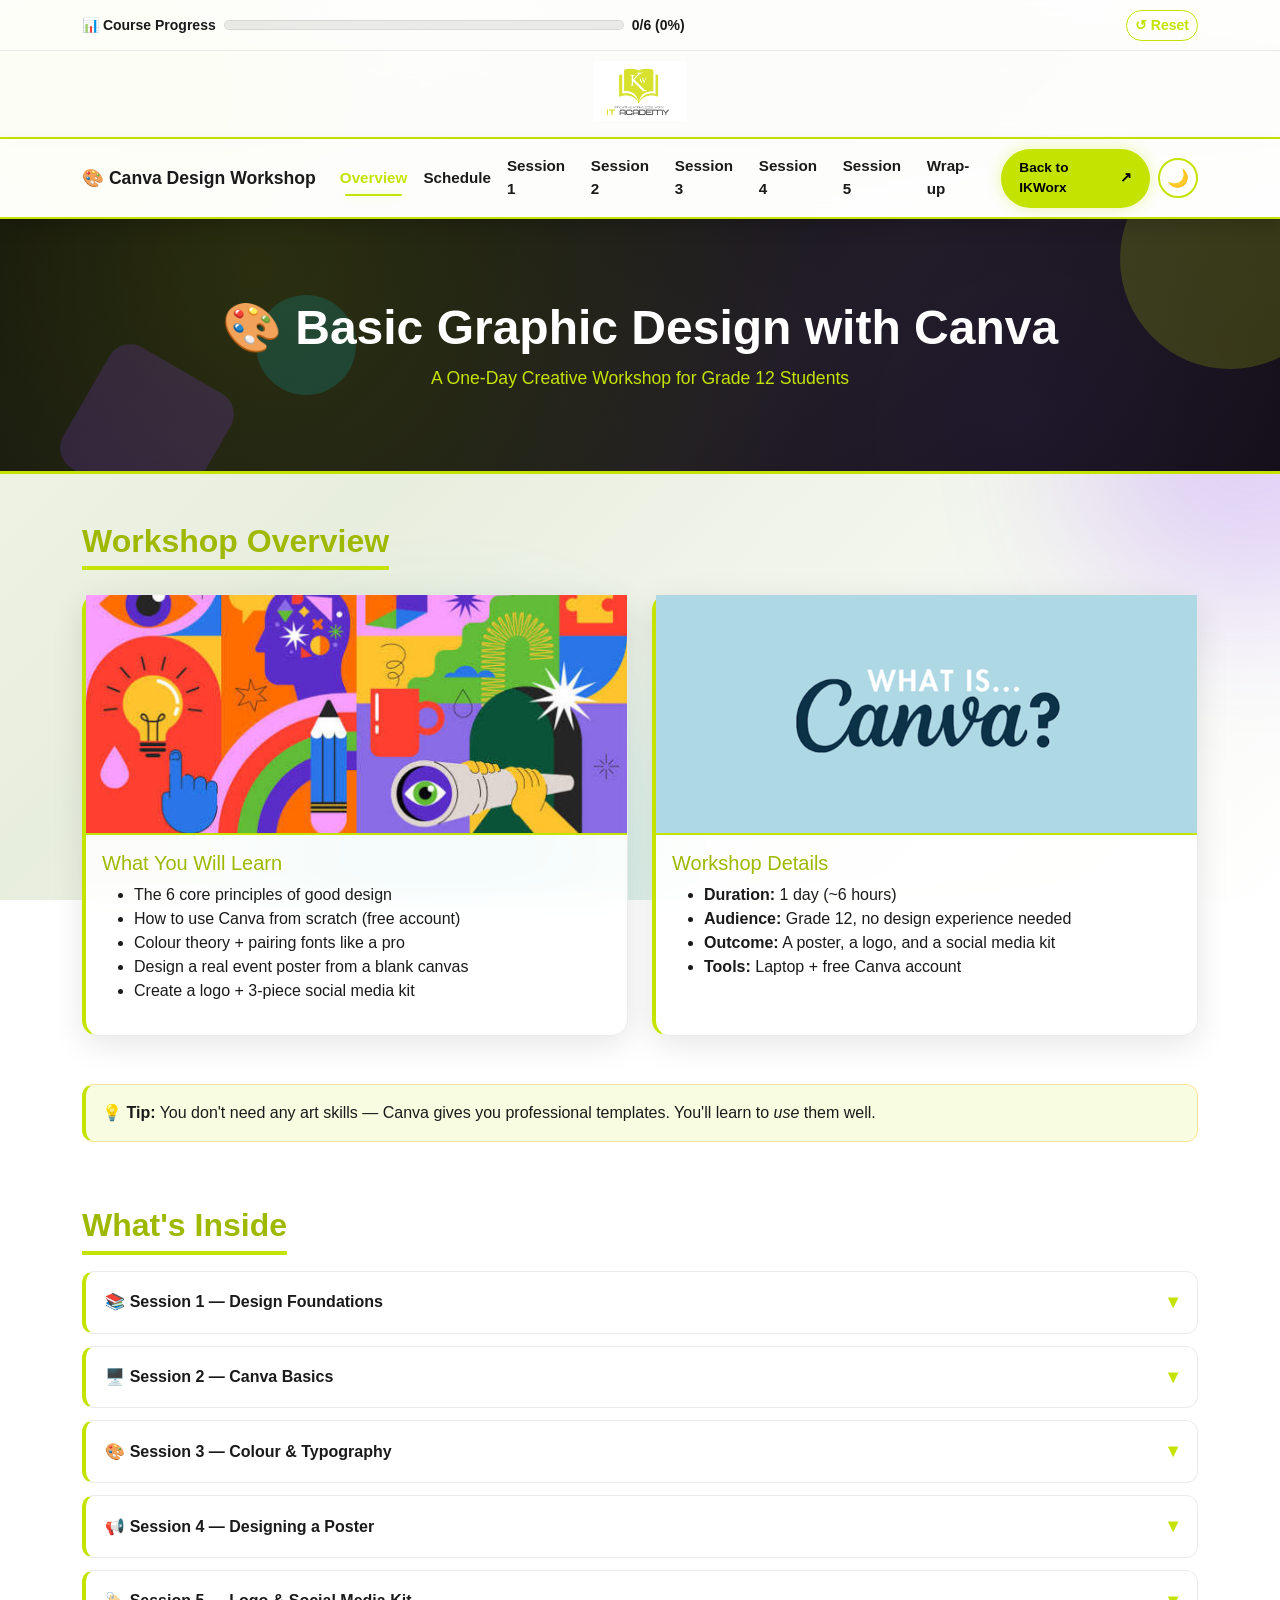
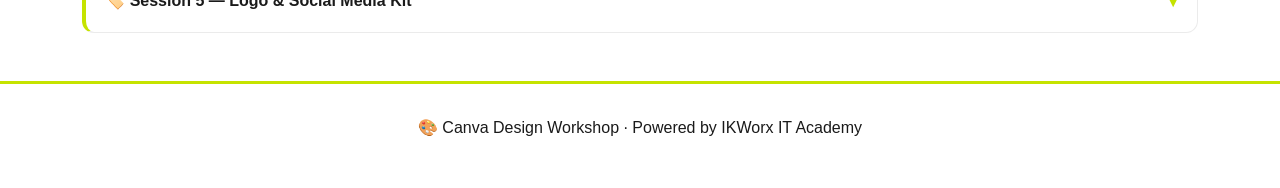
<file: 3. Canva-course/index.html>
<!DOCTYPE html>
<html lang="en" data-theme="light">
<head>
<meta charset="UTF-8">
<meta name="viewport" content="width=device-width, initial-scale=1.0">
<title>Graphic Design with Canva – Overview</title>
<link href="https://cdn.jsdelivr.net/npm/bootstrap@5.3.3/dist/css/bootstrap.min.css" rel="stylesheet">
<link rel="stylesheet" href="css/styles-extras.css">
</head>
<body>

<div class="logo-bar">
  <a href="https://ikworxitacademy.com/" class="logo-link" title="Visit IKWorx IT Academy" target="_blank" rel="noopener">
    <img src="images/logo.png" alt="IKWorx IT Academy Logo">
  </a>
</div>

<nav class="navbar navbar-expand-lg sticky-top shadow">
  <div class="container">
    <a class="navbar-brand" href="index.html">🎨 Canva Design Workshop</a>
    <button class="navbar-toggler" type="button" data-bs-toggle="collapse" data-bs-target="#navmenu">
      <span class="navbar-toggler-icon"></span>
    </button>
    <div class="collapse navbar-collapse" id="navmenu">
      <ul class="navbar-nav ms-auto align-items-lg-center">
        <li class="nav-item"><a class="nav-link active" href="index.html">Overview</a></li>
        <li class="nav-item"><a class="nav-link" href="schedule.html">Schedule</a></li>
        <li class="nav-item"><a class="nav-link" href="session1.html">Session 1</a></li>
        <li class="nav-item"><a class="nav-link" href="session2.html">Session 2</a></li>
        <li class="nav-item"><a class="nav-link" href="session3.html">Session 3</a></li>
        <li class="nav-item"><a class="nav-link" href="session4.html">Session 4</a></li>
        <li class="nav-item"><a class="nav-link" href="session5.html">Session 5</a></li>
        <li class="nav-item"><a class="nav-link" href="wrapup.html">Wrap-up</a></li>
        <li class="nav-item">
          <a class="nav-ikworx-btn" href="https://ikworxitacademy.com/" target="_blank" rel="noopener">Back to IKWorx</a>
        </li>
        <li class="nav-item">
          <button class="theme-toggle-btn" type="button" aria-label="Toggle theme">🌙</button>
        </li>
      </ul>
    </div>
  </div>
</nav>

<section class="banner">
  <div class="shape shape1"></div>
  <div class="shape shape2"></div>
  <div class="shape shape3"></div>
  <h1>🎨 Basic Graphic Design with Canva</h1>
  <p>A One-Day Creative Workshop for Grade 12 Students</p>
</section>

<div class="container my-5">
  <h2 class="section-title mb-4">Workshop Overview</h2>
  <div class="row g-4">
    <div class="col-md-6">
      <div class="card h-100">
        <!-- Replace with: Freepik "colourful abstract poster design" -->
        <img src="images/poster.jpeg" alt="Colourful abstract poster design" style="height:240px; object-fit:cover;">
        <div class="card-body">
          <h5 class="card-title">What You Will Learn</h5>
          <ul>
            <li>The 6 core principles of good design</li>
            <li>How to use Canva from scratch (free account)</li>
            <li>Colour theory + pairing fonts like a pro</li>
            <li>Design a real event poster from a blank canvas</li>
            <li>Create a logo + 3-piece social media kit</li>
          </ul>
        </div>
      </div>
    </div>
    <div class="col-md-6">
      <div class="card h-100">
        <!-- Replace with: Pinterest "colour swatch fan deck on desk" -->
        <img src="images/canva-details.png" alt="Colour swatch fan deck on desk" style="height:240px; object-fit:cover;">
        <div class="card-body">
          <h5 class="card-title">Workshop Details</h5>
          <ul>
            <li><strong>Duration:</strong> 1 day (~6 hours)</li>
            <li><strong>Audience:</strong> Grade 12, no design experience needed</li>
            <li><strong>Outcome:</strong> A poster, a logo, and a social media kit</li>
            <li><strong>Tools:</strong> Laptop + free Canva account</li>
          </ul>
        </div>
      </div>
    </div>
  </div>

  <div class="alert alert-warning mt-5">
    💡 <strong>Tip:</strong> You don't need any art skills — Canva gives you professional templates. You'll learn to <em>use</em> them well.
  </div>

  <h2 class="section-title mb-3 mt-5">What's Inside</h2>

  <details class="tab-collapse">
    <summary>📚 Session 1 — Design Foundations</summary>
    <div class="tab-body">
      The 6 principles of design: contrast, alignment, repetition, proximity, balance, and white space. Learn to spot good design instantly.
    </div>
  </details>

  <details class="tab-collapse">
    <summary>🖥️ Session 2 — Canva Basics</summary>
    <div class="tab-body">
      Set up your free Canva account, tour the interface, and build your first Instagram post from scratch.
    </div>
  </details>

  <details class="tab-collapse">
    <summary>🎨 Session 3 — Colour & Typography</summary>
    <div class="tab-body">
      Colour theory, the 60-30-10 rule, font pairing, and the 3 golden rules of typography.
    </div>
  </details>

  <details class="tab-collapse">
    <summary>📢 Session 4 — Designing a Poster</summary>
    <div class="tab-body">
      Design a real event poster using the 5 layers of a poster and the 3-second readability rule.
    </div>
  </details>

  <details class="tab-collapse">
    <summary>🏷️ Session 5 — Logo & Social Media Kit</summary>
    <div class="tab-body">
      Design a personal logo plus a 3-piece social media kit that shares consistent colours and fonts.
    </div>
  </details>
</div>

<footer><p>🎨 Canva Design Workshop · Powered by IKWorx IT Academy</p></footer>

<script src="https://cdn.jsdelivr.net/npm/bootstrap@5.3.3/dist/js/bootstrap.bundle.min.js"></script>
<script src="js/theme-toggle.js"></script>
<script src="js/progress-tracker.js"></script>
<script src="js/nav-buttons.js"></script>
<script src="js/animations.js"></script>
</body>
</html>
</file>
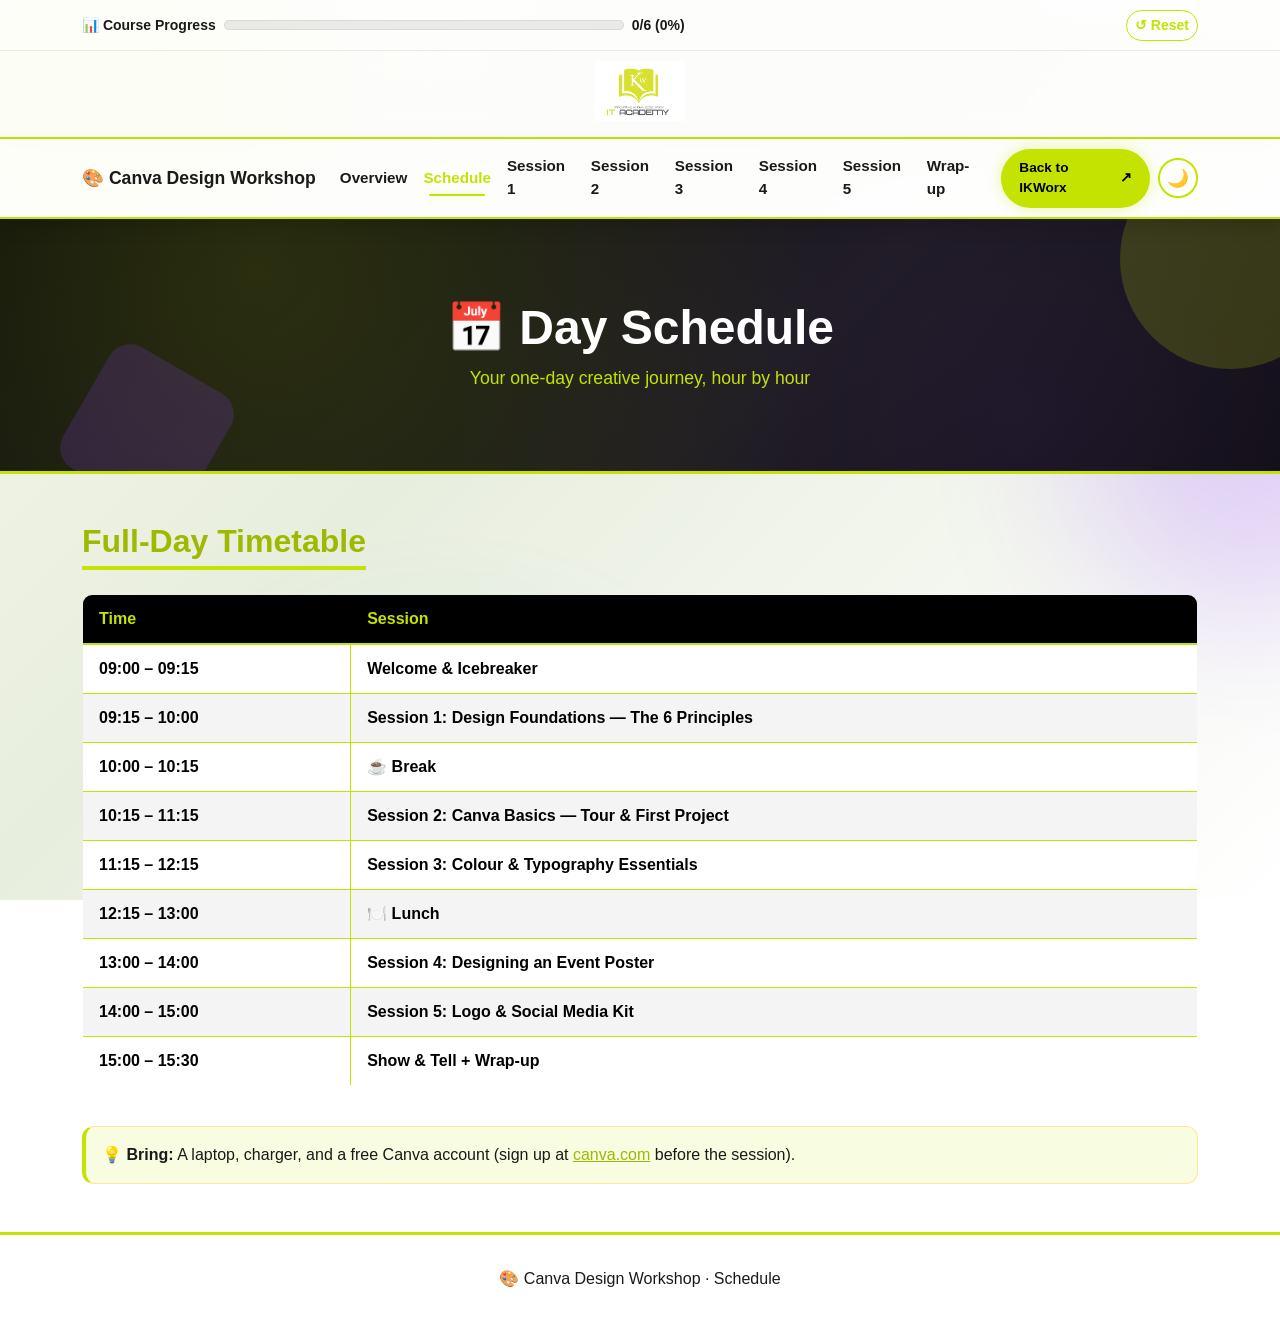
<file: 3. Canva-course/schedule.html>
<!DOCTYPE html>
<html lang="en" data-theme="light">
<head>
<meta charset="UTF-8">
<meta name="viewport" content="width=device-width, initial-scale=1.0">
<title>Schedule – Canva Design Workshop</title>
<link href="https://cdn.jsdelivr.net/npm/bootstrap@5.3.3/dist/css/bootstrap.min.css" rel="stylesheet">
<link rel="stylesheet" href="css/styles-extras.css">
</head>
<body>

<div class="logo-bar">
  <a href="https://ikworxitacademy.com/" class="logo-link" target="_blank" rel="noopener">
    <img src="images/logo.png" alt="IKWorx IT Academy Logo">
  </a>
</div>

<nav class="navbar navbar-expand-lg sticky-top shadow">
  <div class="container">
    <a class="navbar-brand" href="index.html">🎨 Canva Design Workshop</a>
    <button class="navbar-toggler" type="button" data-bs-toggle="collapse" data-bs-target="#navmenu">
      <span class="navbar-toggler-icon"></span>
    </button>
    <div class="collapse navbar-collapse" id="navmenu">
      <ul class="navbar-nav ms-auto align-items-lg-center">
        <li class="nav-item"><a class="nav-link" href="index.html">Overview</a></li>
        <li class="nav-item"><a class="nav-link active" href="schedule.html">Schedule</a></li>
        <li class="nav-item"><a class="nav-link" href="session1.html">Session 1</a></li>
        <li class="nav-item"><a class="nav-link" href="session2.html">Session 2</a></li>
        <li class="nav-item"><a class="nav-link" href="session3.html">Session 3</a></li>
        <li class="nav-item"><a class="nav-link" href="session4.html">Session 4</a></li>
        <li class="nav-item"><a class="nav-link" href="session5.html">Session 5</a></li>
        <li class="nav-item"><a class="nav-link" href="wrapup.html">Wrap-up</a></li>
        <li class="nav-item"><a class="nav-ikworx-btn" href="https://ikworxitacademy.com/" target="_blank" rel="noopener">Back to IKWorx</a></li>
        <li class="nav-item"><button class="theme-toggle-btn" type="button">🌙</button></li>
      </ul>
    </div>
  </div>
</nav>

<section class="banner">
  <div class="shape shape1"></div>
  <div class="shape shape2"></div>
  <h1>📅 Day Schedule</h1>
  <p>Your one-day creative journey, hour by hour</p>
</section>

<div class="container my-5">
  <h2 class="section-title mb-4">Full-Day Timetable</h2>
  <div class="table-responsive">
    <table class="table table-bordered align-middle">
      <thead><tr><th>Time</th><th>Session</th></tr></thead>
      <tbody>
        <tr><td>09:00 – 09:15</td><td>Welcome & Icebreaker</td></tr>
        <tr><td>09:15 – 10:00</td><td>Session 1: Design Foundations — The 6 Principles</td></tr>
        <tr><td>10:00 – 10:15</td><td>☕ Break</td></tr>
        <tr><td>10:15 – 11:15</td><td>Session 2: Canva Basics — Tour & First Project</td></tr>
        <tr><td>11:15 – 12:15</td><td>Session 3: Colour & Typography Essentials</td></tr>
        <tr><td>12:15 – 13:00</td><td>🍽️ Lunch</td></tr>
        <tr><td>13:00 – 14:00</td><td>Session 4: Designing an Event Poster</td></tr>
        <tr><td>14:00 – 15:00</td><td>Session 5: Logo & Social Media Kit</td></tr>
        <tr><td>15:00 – 15:30</td><td>Show & Tell + Wrap-up</td></tr>
      </tbody>
    </table>
  </div>

  <div class="alert alert-warning mt-4">
    💡 <strong>Bring:</strong> A laptop, charger, and a free Canva account (sign up at <a href="https://canva.com" target="_blank">canva.com</a> before the session).
  </div>
</div>

<footer><p>🎨 Canva Design Workshop · Schedule</p></footer>

<script src="https://cdn.jsdelivr.net/npm/bootstrap@5.3.3/dist/js/bootstrap.bundle.min.js"></script>
<script src="js/theme-toggle.js"></script>
<script src="js/progress-tracker.js"></script>
<script src="js/nav-buttons.js"></script>
<script src="js/animations.js"></script>
</body>
</html>
</file>
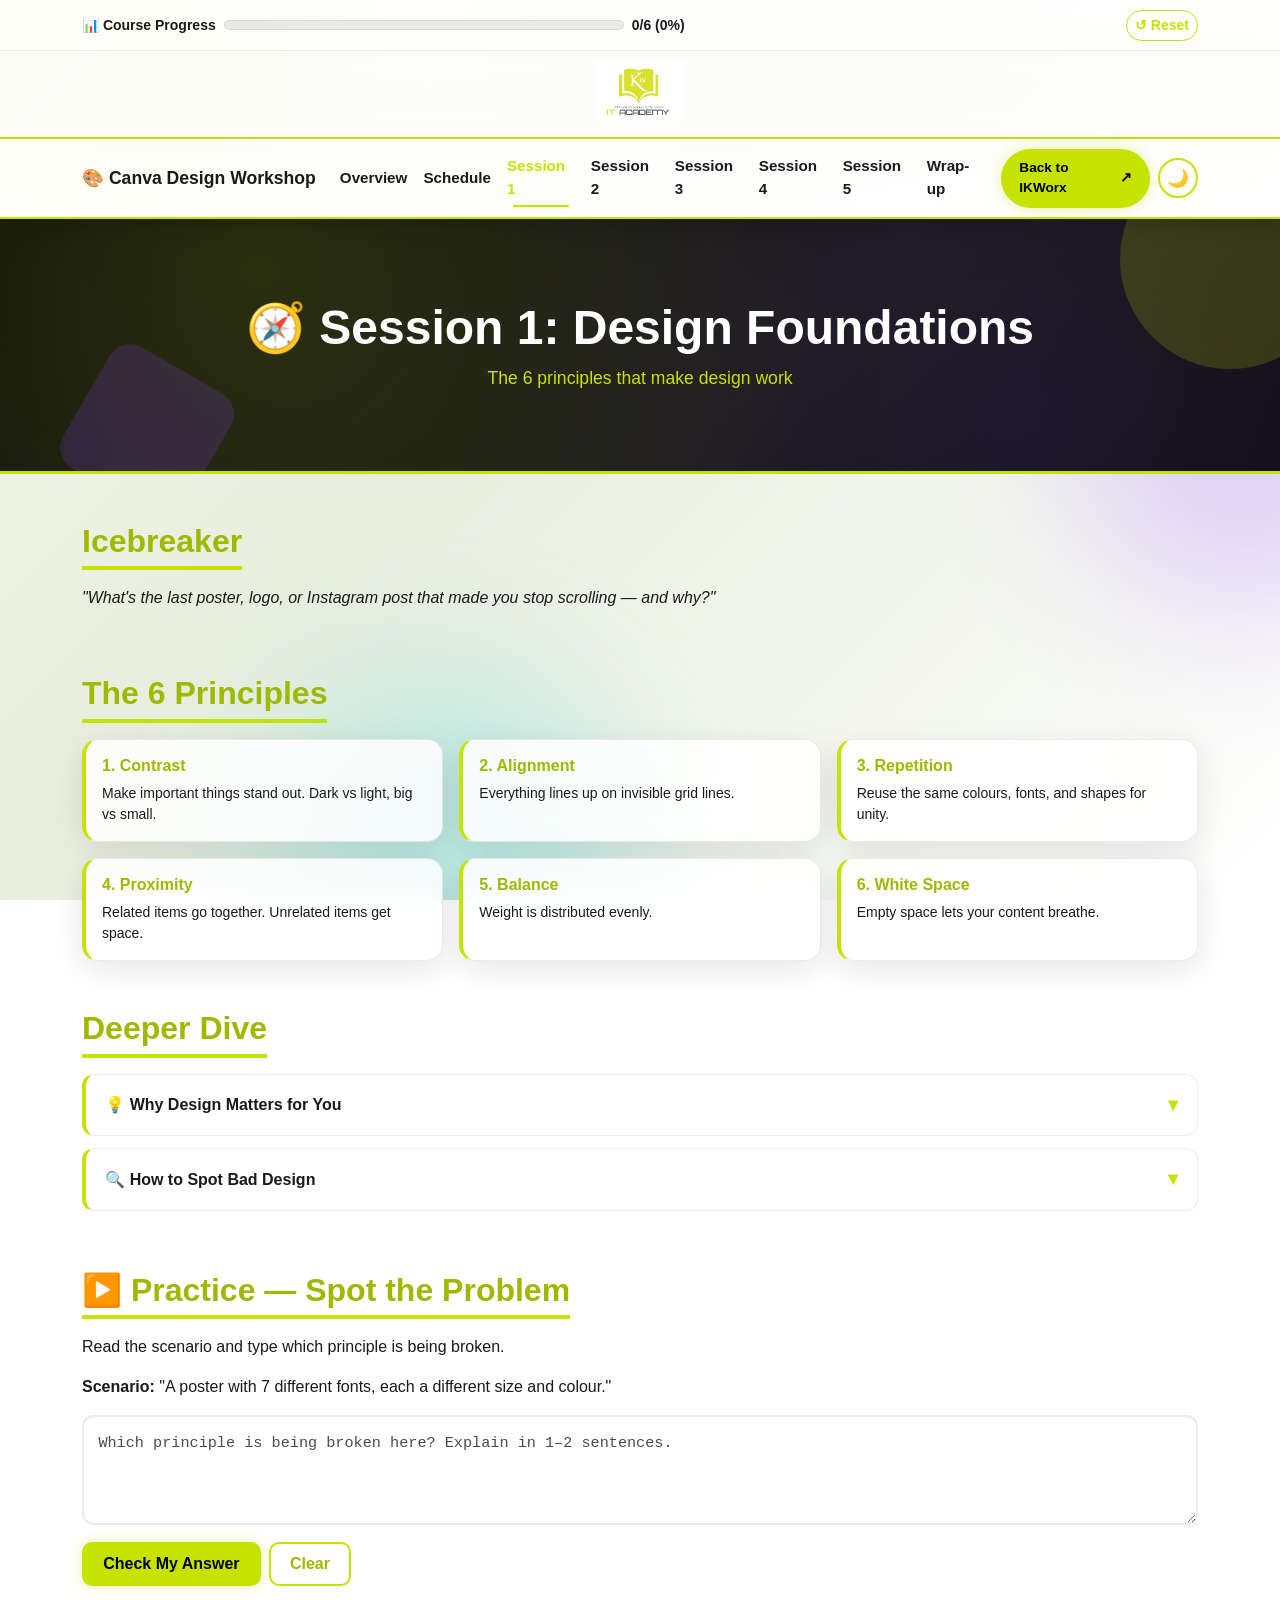
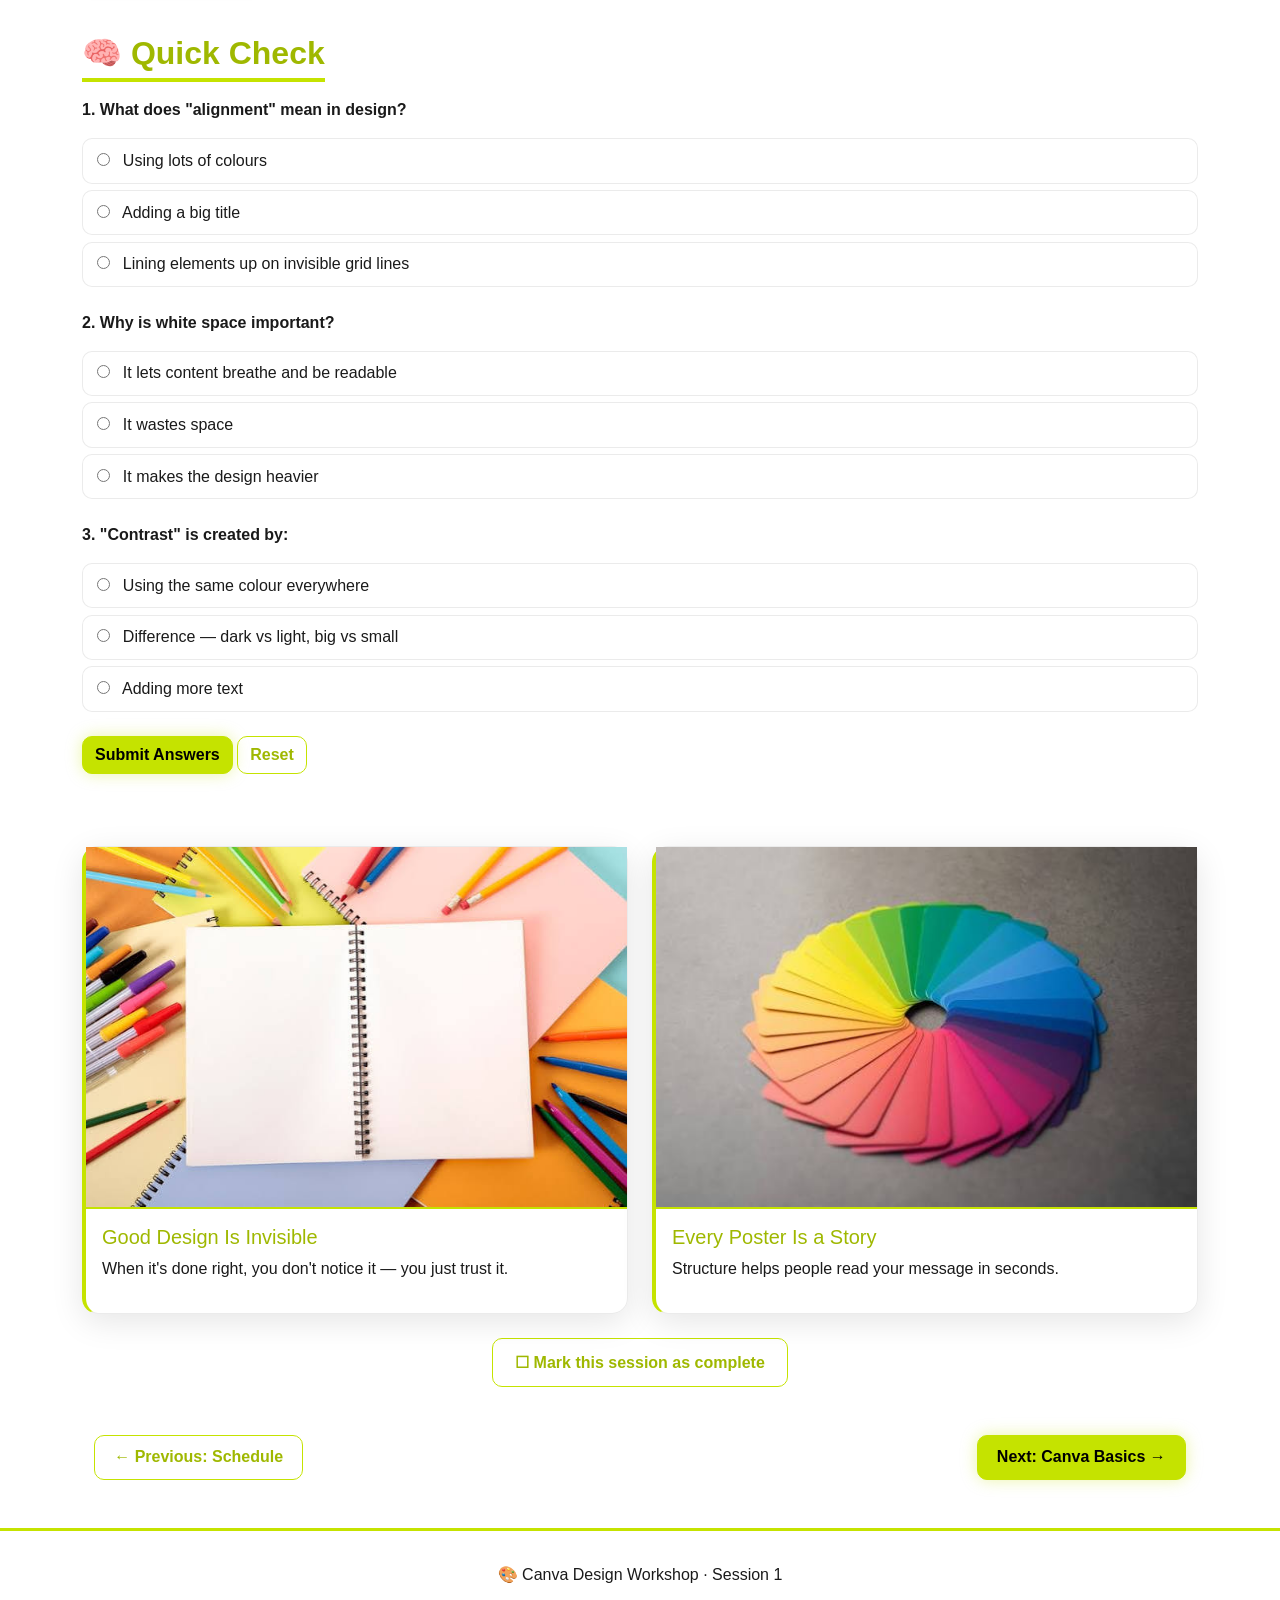
<file: 3. Canva-course/session1.html>
<!DOCTYPE html>
<html lang="en" data-theme="light">
<head>
<meta charset="UTF-8">
<meta name="viewport" content="width=device-width, initial-scale=1.0">
<title>Session 1 – Design Foundations</title>
<link href="https://cdn.jsdelivr.net/npm/bootstrap@5.3.3/dist/css/bootstrap.min.css" rel="stylesheet">
<link rel="stylesheet" href="css/styles-extras.css">
</head>
<body>

<div class="logo-bar">
  <a href="https://ikworxitacademy.com/" class="logo-link" target="_blank" rel="noopener">
    <img src="images/logo.png" alt="IKWorx IT Academy Logo">
  </a>
</div>

<nav class="navbar navbar-expand-lg sticky-top shadow">
  <div class="container">
    <a class="navbar-brand" href="index.html">🎨 Canva Design Workshop</a>
    <button class="navbar-toggler" type="button" data-bs-toggle="collapse" data-bs-target="#navmenu">
      <span class="navbar-toggler-icon"></span>
    </button>
    <div class="collapse navbar-collapse" id="navmenu">
      <ul class="navbar-nav ms-auto align-items-lg-center">
        <li class="nav-item"><a class="nav-link" href="index.html">Overview</a></li>
        <li class="nav-item"><a class="nav-link" href="schedule.html">Schedule</a></li>
        <li class="nav-item"><a class="nav-link active" href="session1.html">Session 1</a></li>
        <li class="nav-item"><a class="nav-link" href="session2.html">Session 2</a></li>
        <li class="nav-item"><a class="nav-link" href="session3.html">Session 3</a></li>
        <li class="nav-item"><a class="nav-link" href="session4.html">Session 4</a></li>
        <li class="nav-item"><a class="nav-link" href="session5.html">Session 5</a></li>
        <li class="nav-item"><a class="nav-link" href="wrapup.html">Wrap-up</a></li>
        <li class="nav-item"><a class="nav-ikworx-btn" href="https://ikworxitacademy.com/" target="_blank" rel="noopener">Back to IKWorx</a></li>
        <li class="nav-item"><button class="theme-toggle-btn" type="button">🌙</button></li>
      </ul>
    </div>
  </div>
</nav>

<section class="banner">
  <div class="shape shape1"></div>
  <div class="shape shape2"></div>
  <h1>🧭 Session 1: Design Foundations</h1>
  <p>The 6 principles that make design work</p>
</section>

<div class="container my-5">

  <h2 class="section-title mb-3">Icebreaker</h2>
  <p><em>"What's the last poster, logo, or Instagram post that made you stop scrolling — and why?"</em></p>

  <h2 class="section-title mb-3 mt-5">The 6 Principles</h2>

  <div class="row g-3">
    <div class="col-md-4"><div class="card p-3 h-100"><h6 class="fw-bold" style="color:var(--ikworx-lime-dark);">1. Contrast</h6><p class="small mb-0">Make important things stand out. Dark vs light, big vs small.</p></div></div>
    <div class="col-md-4"><div class="card p-3 h-100"><h6 class="fw-bold" style="color:var(--ikworx-lime-dark);">2. Alignment</h6><p class="small mb-0">Everything lines up on invisible grid lines.</p></div></div>
    <div class="col-md-4"><div class="card p-3 h-100"><h6 class="fw-bold" style="color:var(--ikworx-lime-dark);">3. Repetition</h6><p class="small mb-0">Reuse the same colours, fonts, and shapes for unity.</p></div></div>
    <div class="col-md-4"><div class="card p-3 h-100"><h6 class="fw-bold" style="color:var(--ikworx-lime-dark);">4. Proximity</h6><p class="small mb-0">Related items go together. Unrelated items get space.</p></div></div>
    <div class="col-md-4"><div class="card p-3 h-100"><h6 class="fw-bold" style="color:var(--ikworx-lime-dark);">5. Balance</h6><p class="small mb-0">Weight is distributed evenly.</p></div></div>
    <div class="col-md-4"><div class="card p-3 h-100"><h6 class="fw-bold" style="color:var(--ikworx-lime-dark);">6. White Space</h6><p class="small mb-0">Empty space lets your content breathe.</p></div></div>
  </div>

  <h2 class="section-title mb-3 mt-5">Deeper Dive</h2>

  <details class="tab-collapse">
    <summary>💡 Why Design Matters for You</summary>
    <div class="tab-body">
      Your CV is a design. Your LinkedIn is a design. Your brand is a design. Employers and clients judge quality in under 3 seconds. Even a simple, well-designed poster looks more professional than a crowded one.
    </div>
  </details>

  <details class="tab-collapse">
    <summary>🔍 How to Spot Bad Design</summary>
    <div class="tab-body">
      Look for: too many fonts, clashing colours, uneven spacing, elements that don't align, no clear focal point, and text that's too small or low-contrast.
    </div>
  </details>

  <h2 class="section-title mb-3 mt-5">▶️ Practice — Spot the Problem</h2>
  <p>Read the scenario and type which principle is being broken.</p>

  <p><strong>Scenario:</strong> "A poster with 7 different fonts, each a different size and colour."</p>

  <textarea class="design-textarea" id="scenario1" placeholder="Which principle is being broken here? Explain in 1–2 sentences."></textarea>
  <div class="design-actions">
    <button class="design-btn" data-target="scenario1">Check My Answer</button>
    <button class="design-btn design-btn-secondary" data-reset="scenario1">Clear</button>
  </div>
  <div class="design-feedback" id="fb-scenario1"></div>

  <h2 class="section-title mb-3 mt-5">🧠 Quick Check</h2>
  <div class="js-quiz" data-correct="C,A,B">
    <div class="quiz-question mb-4">
      <p><strong>1. What does "alignment" mean in design?</strong></p>
      <label><input type="radio" name="q1" value="A"> Using lots of colours</label>
      <label><input type="radio" name="q1" value="B"> Adding a big title</label>
      <label><input type="radio" name="q1" value="C"> Lining elements up on invisible grid lines</label>
      <div class="feedback"></div>
    </div>
    <div class="quiz-question mb-4">
      <p><strong>2. Why is white space important?</strong></p>
      <label><input type="radio" name="q2" value="A"> It lets content breathe and be readable</label>
      <label><input type="radio" name="q2" value="B"> It wastes space</label>
      <label><input type="radio" name="q2" value="C"> It makes the design heavier</label>
      <div class="feedback"></div>
    </div>
    <div class="quiz-question mb-4">
      <p><strong>3. "Contrast" is created by:</strong></p>
      <label><input type="radio" name="q3" value="A"> Using the same colour everywhere</label>
      <label><input type="radio" name="q3" value="B"> Difference — dark vs light, big vs small</label>
      <label><input type="radio" name="q3" value="C"> Adding more text</label>
      <div class="feedback"></div>
    </div>
    <button class="quiz-submit btn btn-primary">Submit Answers</button>
    <button class="quiz-reset btn btn-outline-secondary">Reset</button>
    <div class="quiz-result alert d-none mt-3"></div>
  </div>

  <div class="row g-4 mt-5">
    <div class="col-md-6">
      <div class="card">
        <!-- Replace with: Magnific "sketchbook with pencil and grid paper" -->
        <img src="images/sketchbook.jpeg" alt="Sketchbook with pencil and grid paper">
        <div class="card-body"><h5>Good Design Is Invisible</h5><p>When it's done right, you don't notice it — you just trust it.</p></div>
      </div>
    </div>
    <div class="col-md-6">
      <div class="card">
        <!-- Replace with: Freepik "colour wheel flat lay" -->
        <img src="images/colour-wheel.jpeg" alt="Colour wheel flat lay">
        <div class="card-body"><h5>Every Poster Is a Story</h5><p>Structure helps people read your message in seconds.</p></div>
      </div>
    </div>
  </div>

  <div id="mark-complete-container" class="text-center mt-4"></div>
  <div id="nav-buttons-container" class="container"></div>
</div>

<footer><p>🎨 Canva Design Workshop · Session 1</p></footer>

<script src="https://cdn.jsdelivr.net/npm/bootstrap@5.3.3/dist/js/bootstrap.bundle.min.js"></script>
<script src="js/theme-toggle.js"></script>
<script src="js/progress-tracker.js"></script>
<script src="js/quiz-grader.js"></script>
<script src="js/nav-buttons.js"></script>
<script src="js/animations.js"></script>
<script>
  const checks = {
    scenario1: (t) => {
      const tips = [];
      if (!/(repetition|consistent|unified|font)/i.test(t)) tips.push("Hint: this is about using too many different styles — the principle is Repetition.");
      if (t.length < 25) tips.push("Add one more sentence explaining why it looks messy.");
      if (tips.length === 0) tips.push("Great! Using many fonts breaks Repetition and creates visual chaos. 👏");
      return tips;
    }
  };
  document.querySelectorAll(".design-btn[data-target]").forEach(btn => {
    btn.addEventListener("click", () => {
      const id = btn.dataset.target;
      const text = document.getElementById(id).value.trim();
      const box = document.getElementById("fb-" + id);
      const tips = checks[id](text);
      box.innerHTML = "<strong>Feedback:</strong><br>• " + tips.join("<br>• ");
      box.classList.add("show");
    });
  });
  document.querySelectorAll(".design-btn-secondary[data-reset]").forEach(btn => {
    btn.addEventListener("click", () => {
      const id = btn.dataset.reset;
      document.getElementById(id).value = "";
      document.getElementById("fb-" + id).classList.remove("show");
    });
  });
</script>
</body>
</html>
</file>
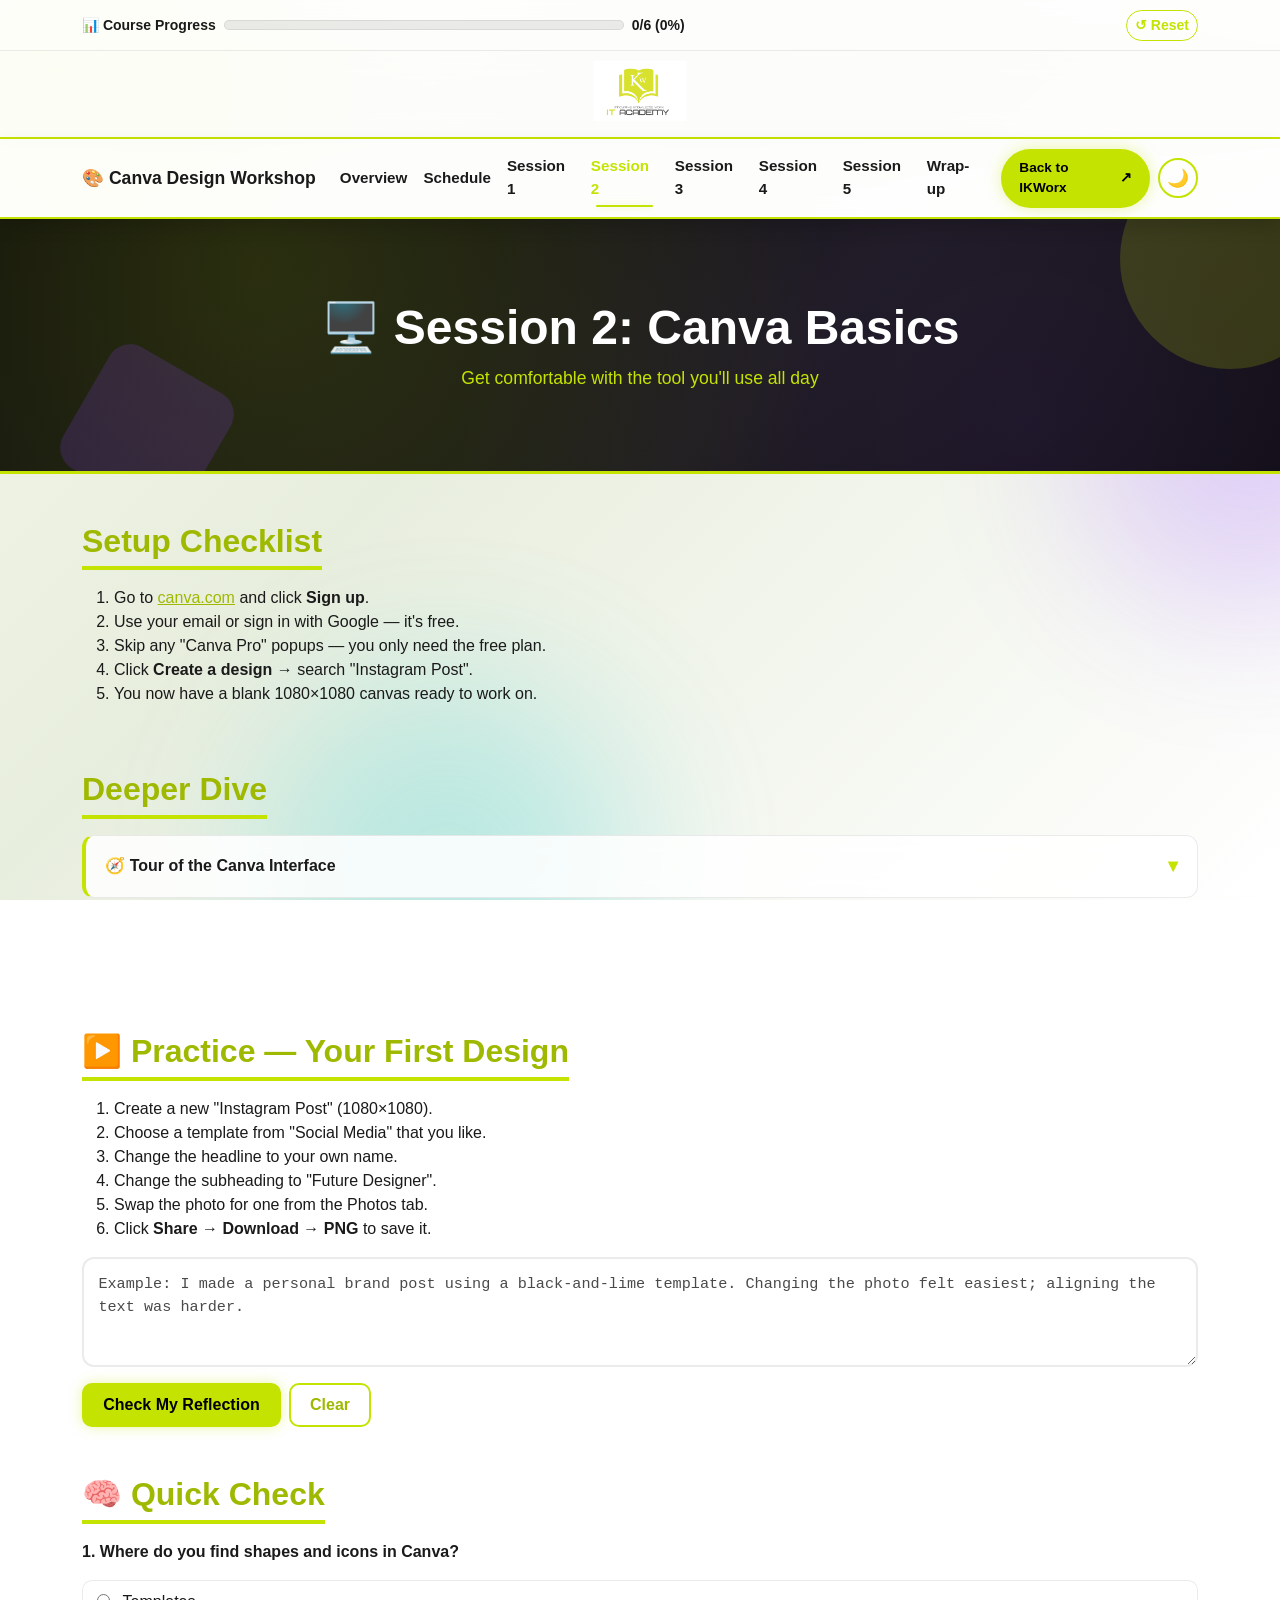
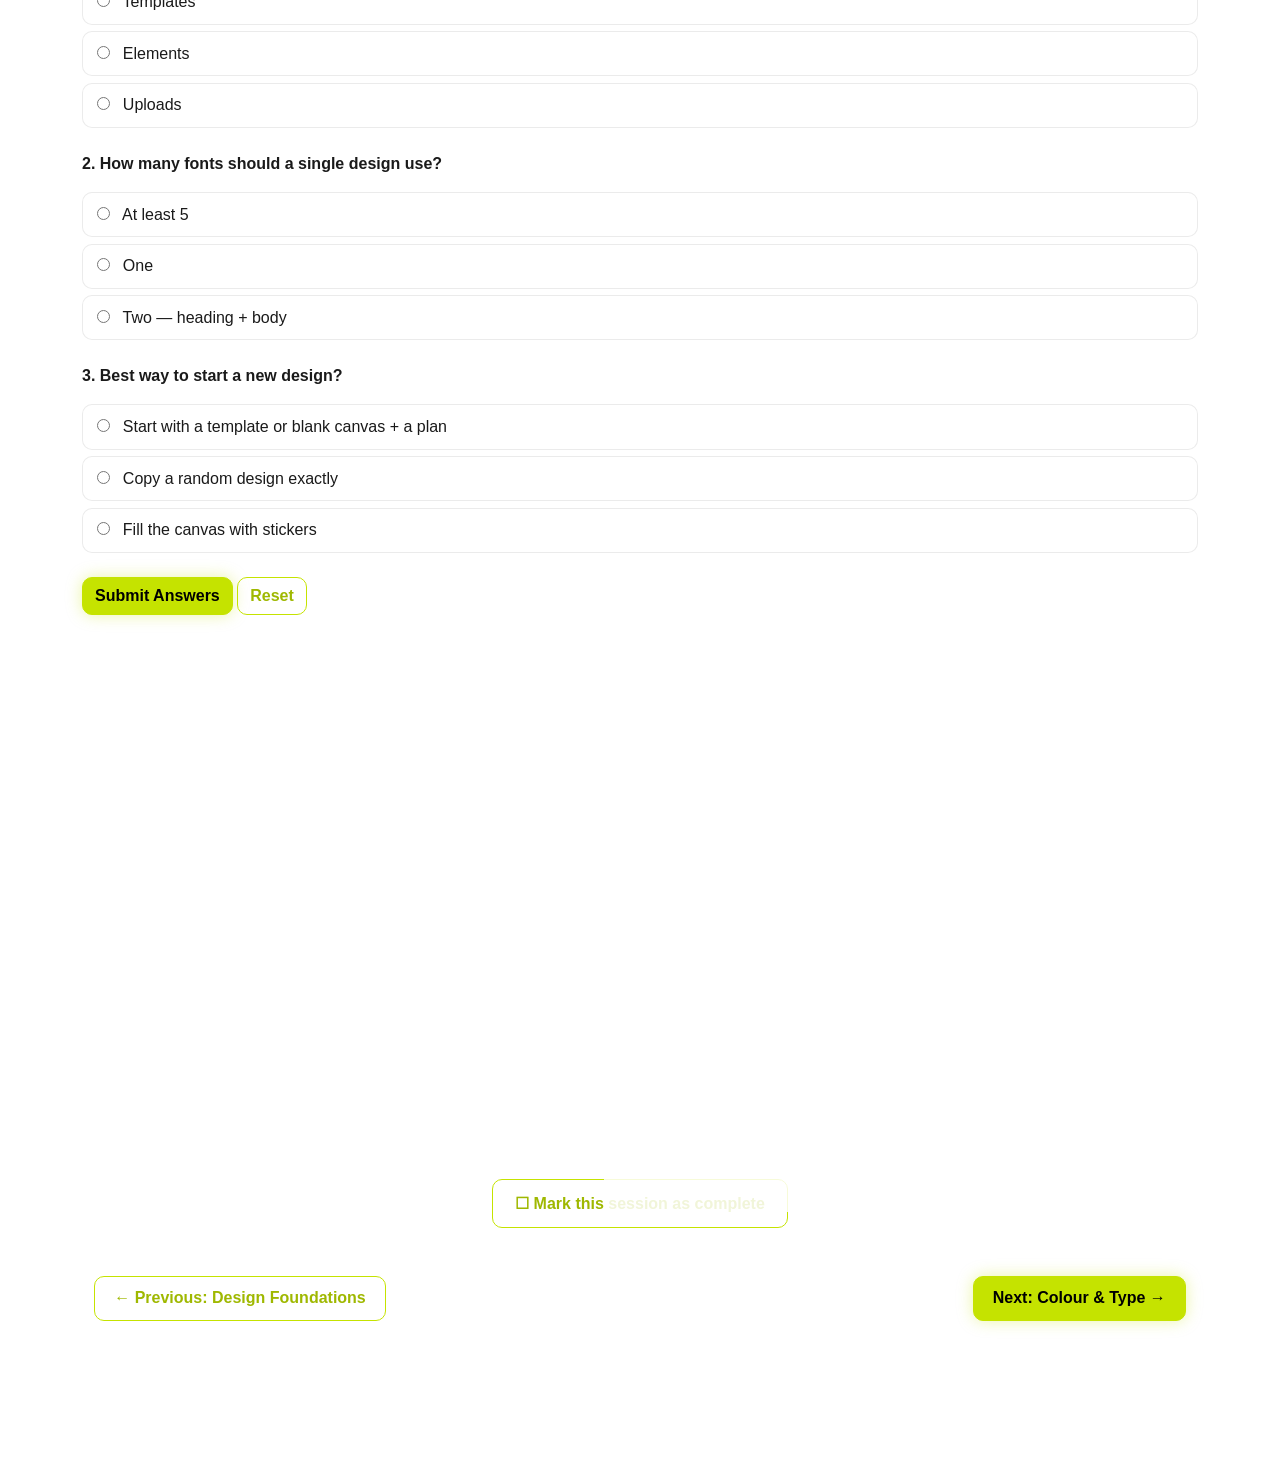
<file: 3. Canva-course/session2.html>
<!DOCTYPE html>
<html lang="en" data-theme="light">
<head>
<meta charset="UTF-8">
<meta name="viewport" content="width=device-width, initial-scale=1.0">
<title>Session 2 – Canva Basics</title>
<link href="https://cdn.jsdelivr.net/npm/bootstrap@5.3.3/dist/css/bootstrap.min.css" rel="stylesheet">
<link rel="stylesheet" href="css/styles-extras.css">
</head>
<body>

<div class="logo-bar">
  <a href="https://ikworxitacademy.com/" class="logo-link" target="_blank" rel="noopener">
    <img src="images/logo.png" alt="IKWorx IT Academy Logo">
  </a>
</div>

<nav class="navbar navbar-expand-lg sticky-top shadow">
  <div class="container">
    <a class="navbar-brand" href="index.html">🎨 Canva Design Workshop</a>
    <button class="navbar-toggler" type="button" data-bs-toggle="collapse" data-bs-target="#navmenu">
      <span class="navbar-toggler-icon"></span>
    </button>
    <div class="collapse navbar-collapse" id="navmenu">
      <ul class="navbar-nav ms-auto align-items-lg-center">
        <li class="nav-item"><a class="nav-link" href="index.html">Overview</a></li>
        <li class="nav-item"><a class="nav-link" href="schedule.html">Schedule</a></li>
        <li class="nav-item"><a class="nav-link" href="session1.html">Session 1</a></li>
        <li class="nav-item"><a class="nav-link active" href="session2.html">Session 2</a></li>
        <li class="nav-item"><a class="nav-link" href="session3.html">Session 3</a></li>
        <li class="nav-item"><a class="nav-link" href="session4.html">Session 4</a></li>
        <li class="nav-item"><a class="nav-link" href="session5.html">Session 5</a></li>
        <li class="nav-item"><a class="nav-link" href="wrapup.html">Wrap-up</a></li>
        <li class="nav-item"><a class="nav-ikworx-btn" href="https://ikworxitacademy.com/" target="_blank" rel="noopener">Back to IKWorx</a></li>
        <li class="nav-item"><button class="theme-toggle-btn" type="button">🌙</button></li>
      </ul>
    </div>
  </div>
</nav>

<section class="banner">
  <div class="shape shape1"></div>
  <div class="shape shape2"></div>
  <h1>🖥️ Session 2: Canva Basics</h1>
  <p>Get comfortable with the tool you'll use all day</p>
</section>

<div class="container my-5">

  <h2 class="section-title mb-3">Setup Checklist</h2>
  <ol>
    <li>Go to <a href="https://canva.com" target="_blank">canva.com</a> and click <strong>Sign up</strong>.</li>
    <li>Use your email or sign in with Google — it's free.</li>
    <li>Skip any "Canva Pro" popups — you only need the free plan.</li>
    <li>Click <strong>Create a design</strong> → search "Instagram Post".</li>
    <li>You now have a blank 1080×1080 canvas ready to work on.</li>
  </ol>

  <h2 class="section-title mb-3 mt-5">Deeper Dive</h2>

  <details class="tab-collapse">
    <summary>🧭 Tour of the Canva Interface</summary>
    <div class="tab-body">
      <ul>
        <li><strong>Left Sidebar</strong> — Templates, Elements, Text, Uploads, Photos</li>
        <li><strong>Top Toolbar</strong> — File, Resize, Share, Download</li>
        <li><strong>Centre Canvas</strong> — Where your design appears</li>
        <li><strong>Context Bar</strong> — Appears when you select something</li>
      </ul>
    </div>
  </details>

  <details class="tab-collapse">
    <summary>⭐ The 5 Things You'll Use Most</summary>
    <div class="tab-body">
      <ol>
        <li><strong>Templates</strong> — Starting points for inspiration</li>
        <li><strong>Elements</strong> — Shapes, icons, stickers, lines</li>
        <li><strong>Text</strong> — Heading, Subheading, Body text (stick to 2 fonts)</li>
        <li><strong>Uploads</strong> — Your own images</li>
        <li><strong>Position tools</strong> — Align, space evenly, transparency</li>
      </ol>
    </div>
  </details>

  <h2 class="section-title mb-3 mt-5">▶️ Practice — Your First Design</h2>
  <ol>
    <li>Create a new "Instagram Post" (1080×1080).</li>
    <li>Choose a template from "Social Media" that you like.</li>
    <li>Change the headline to your own name.</li>
    <li>Change the subheading to "Future Designer".</li>
    <li>Swap the photo for one from the Photos tab.</li>
    <li>Click <strong>Share → Download → PNG</strong> to save it.</li>
  </ol>

  <textarea class="design-textarea" id="reflect1" placeholder="Example: I made a personal brand post using a black-and-lime template. Changing the photo felt easiest; aligning the text was harder."></textarea>
  <div class="design-actions">
    <button class="design-btn" data-target="reflect1">Check My Reflection</button>
    <button class="design-btn design-btn-secondary" data-reset="reflect1">Clear</button>
  </div>
  <div class="design-feedback" id="fb-reflect1"></div>

  <h2 class="section-title mb-3 mt-5">🧠 Quick Check</h2>
  <div class="js-quiz" data-correct="B,C,A">
    <div class="quiz-question mb-4">
      <p><strong>1. Where do you find shapes and icons in Canva?</strong></p>
      <label><input type="radio" name="q1" value="A"> Templates</label>
      <label><input type="radio" name="q1" value="B"> Elements</label>
      <label><input type="radio" name="q1" value="C"> Uploads</label>
      <div class="feedback"></div>
    </div>
    <div class="quiz-question mb-4">
      <p><strong>2. How many fonts should a single design use?</strong></p>
      <label><input type="radio" name="q2" value="A"> At least 5</label>
      <label><input type="radio" name="q2" value="B"> One</label>
      <label><input type="radio" name="q2" value="C"> Two — heading + body</label>
      <div class="feedback"></div>
    </div>
    <div class="quiz-question mb-4">
      <p><strong>3. Best way to start a new design?</strong></p>
      <label><input type="radio" name="q3" value="A"> Start with a template or blank canvas + a plan</label>
      <label><input type="radio" name="q3" value="B"> Copy a random design exactly</label>
      <label><input type="radio" name="q3" value="C"> Fill the canvas with stickers</label>
      <div class="feedback"></div>
    </div>
    <button class="quiz-submit btn btn-primary">Submit Answers</button>
    <button class="quiz-reset btn btn-outline-secondary">Reset</button>
    <div class="quiz-result alert d-none mt-3"></div>
  </div>

  <div class="row g-4 mt-5">
    <div class="col-md-6">
      <div class="card">
        <!-- Replace with: Pinterest "laptop with design software on desk" -->
        <img src="images/laptop-design.jpeg" alt="Laptop with design software on desk">
        <div class="card-body"><h5>Canva Is Your Studio</h5><p>Everything you need is one click away.</p></div>
      </div>
    </div>
    <div class="col-md-6">
      <div class="card">
        <!-- Replace with: Magnific "design tools flat lay" -->
        <img src="images/tools.jpeg" alt="Design tools flat lay">
        <div class="card-body"><h5>Digital + Traditional</h5><p>Design skills from paper transfer straight to screen.</p></div>
      </div>
    </div>
  </div>

  <div id="mark-complete-container" class="text-center mt-4"></div>
  <div id="nav-buttons-container" class="container"></div>
</div>

<footer><p>🎨 Canva Design Workshop · Session 2</p></footer>

<script src="https://cdn.jsdelivr.net/npm/bootstrap@5.3.3/dist/js/bootstrap.bundle.min.js"></script>
<script src="js/theme-toggle.js"></script>
<script src="js/progress-tracker.js"></script>
<script src="js/quiz-grader.js"></script>
<script src="js/nav-buttons.js"></script>
<script src="js/animations.js"></script>
<script>
  const checks = {
    reflect1: (t) => {
      const tips = [];
      if (t.length < 50) tips.push("Try 2 full sentences — what you made and one thing you found tricky.");
      if (!/(design|post|template|canva|font|colour|photo)/i.test(t)) tips.push("Mention something you designed (template, font, colour, photo).");
      if (!/(easy|hard|tricky|helpful|learned|felt)/i.test(t)) tips.push("Add a reflection word — what felt easy or hard?");
      if (tips.length === 0) tips.push("Great reflection! 👏 You're building design awareness.");
      return tips;
    }
  };
  document.querySelectorAll(".design-btn[data-target]").forEach(btn => {
    btn.addEventListener("click", () => {
      const id = btn.dataset.target;
      const text = document.getElementById(id).value.trim();
      const box = document.getElementById("fb-" + id);
      const tips = checks[id](text);
      box.innerHTML = "<strong>Feedback:</strong><br>• " + tips.join("<br>• ");
      box.classList.add("show");
    });
  });
  document.querySelectorAll(".design-btn-secondary[data-reset]").forEach(btn => {
    btn.addEventListener("click", () => {
      const id = btn.dataset.reset;
      document.getElementById(id).value = "";
      document.getElementById("fb-" + id).classList.remove("show");
    });
  });
</script>
</body>
</html>
</file>
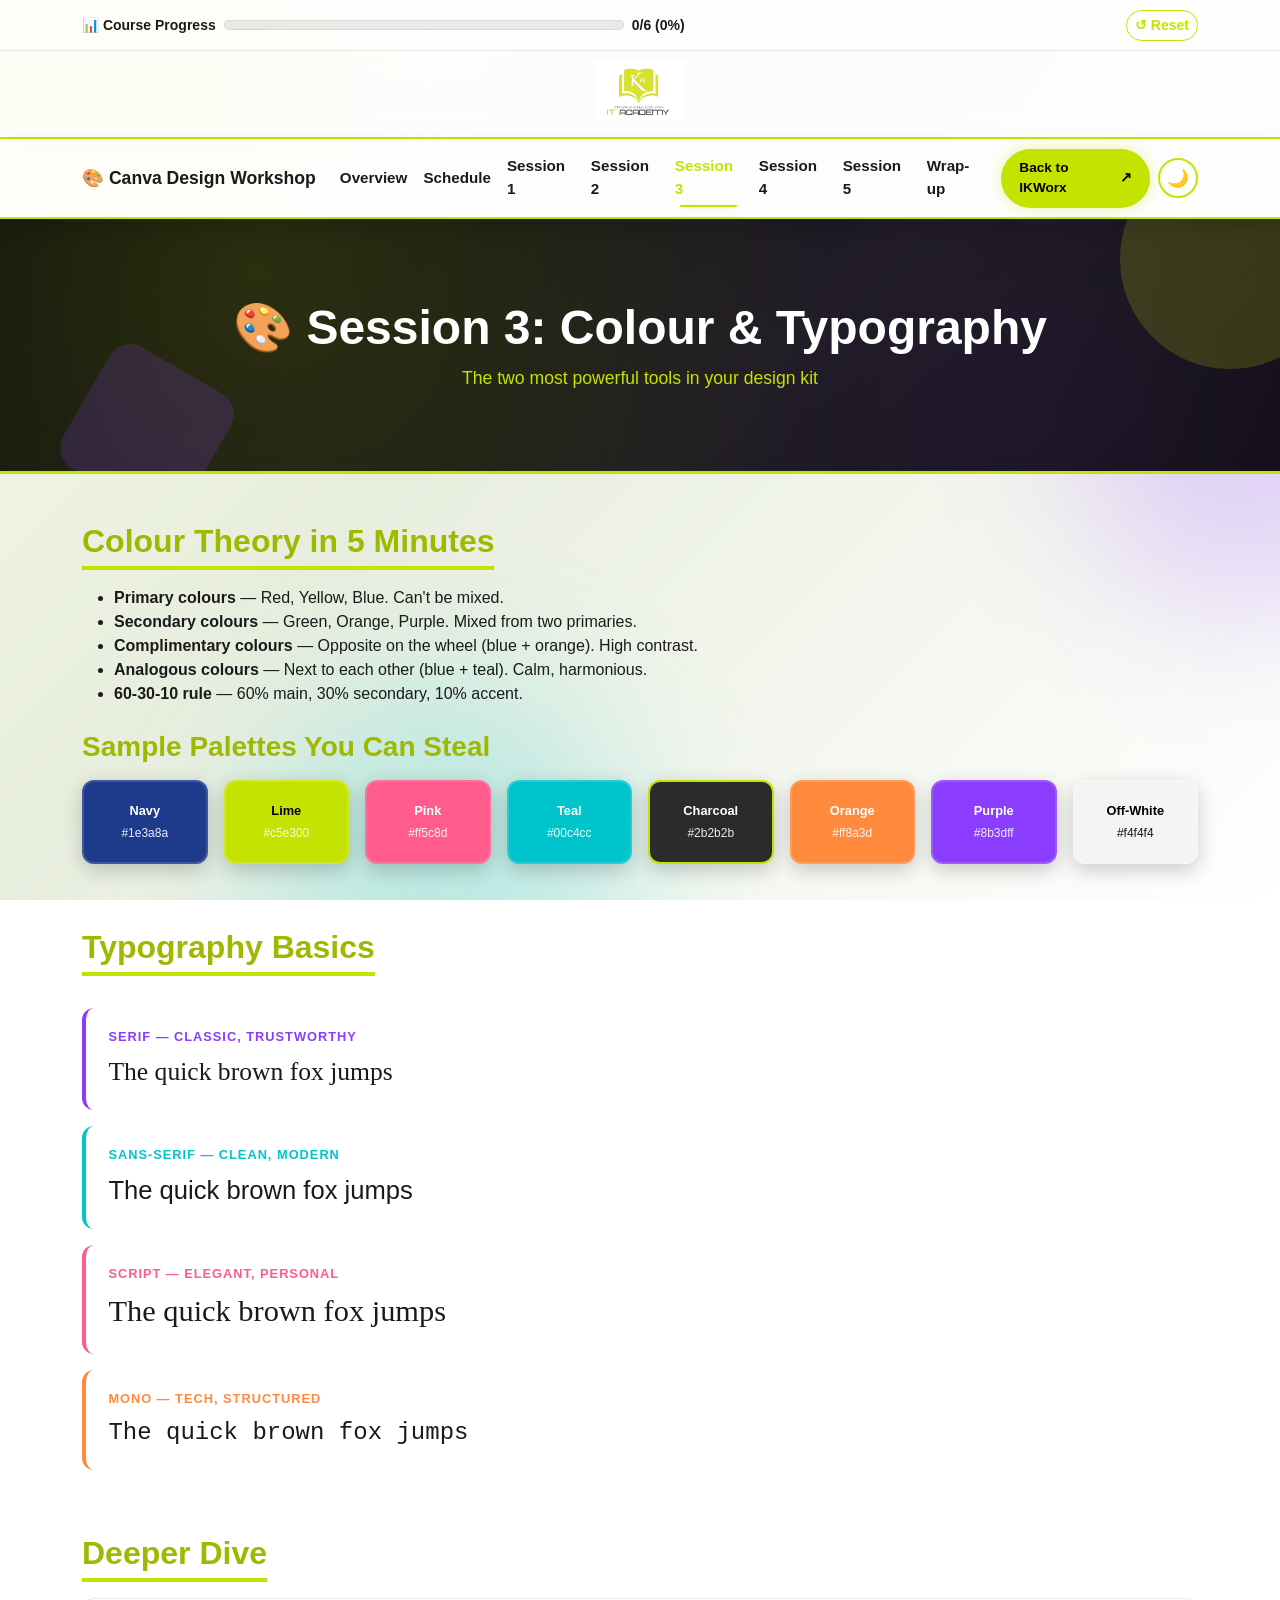
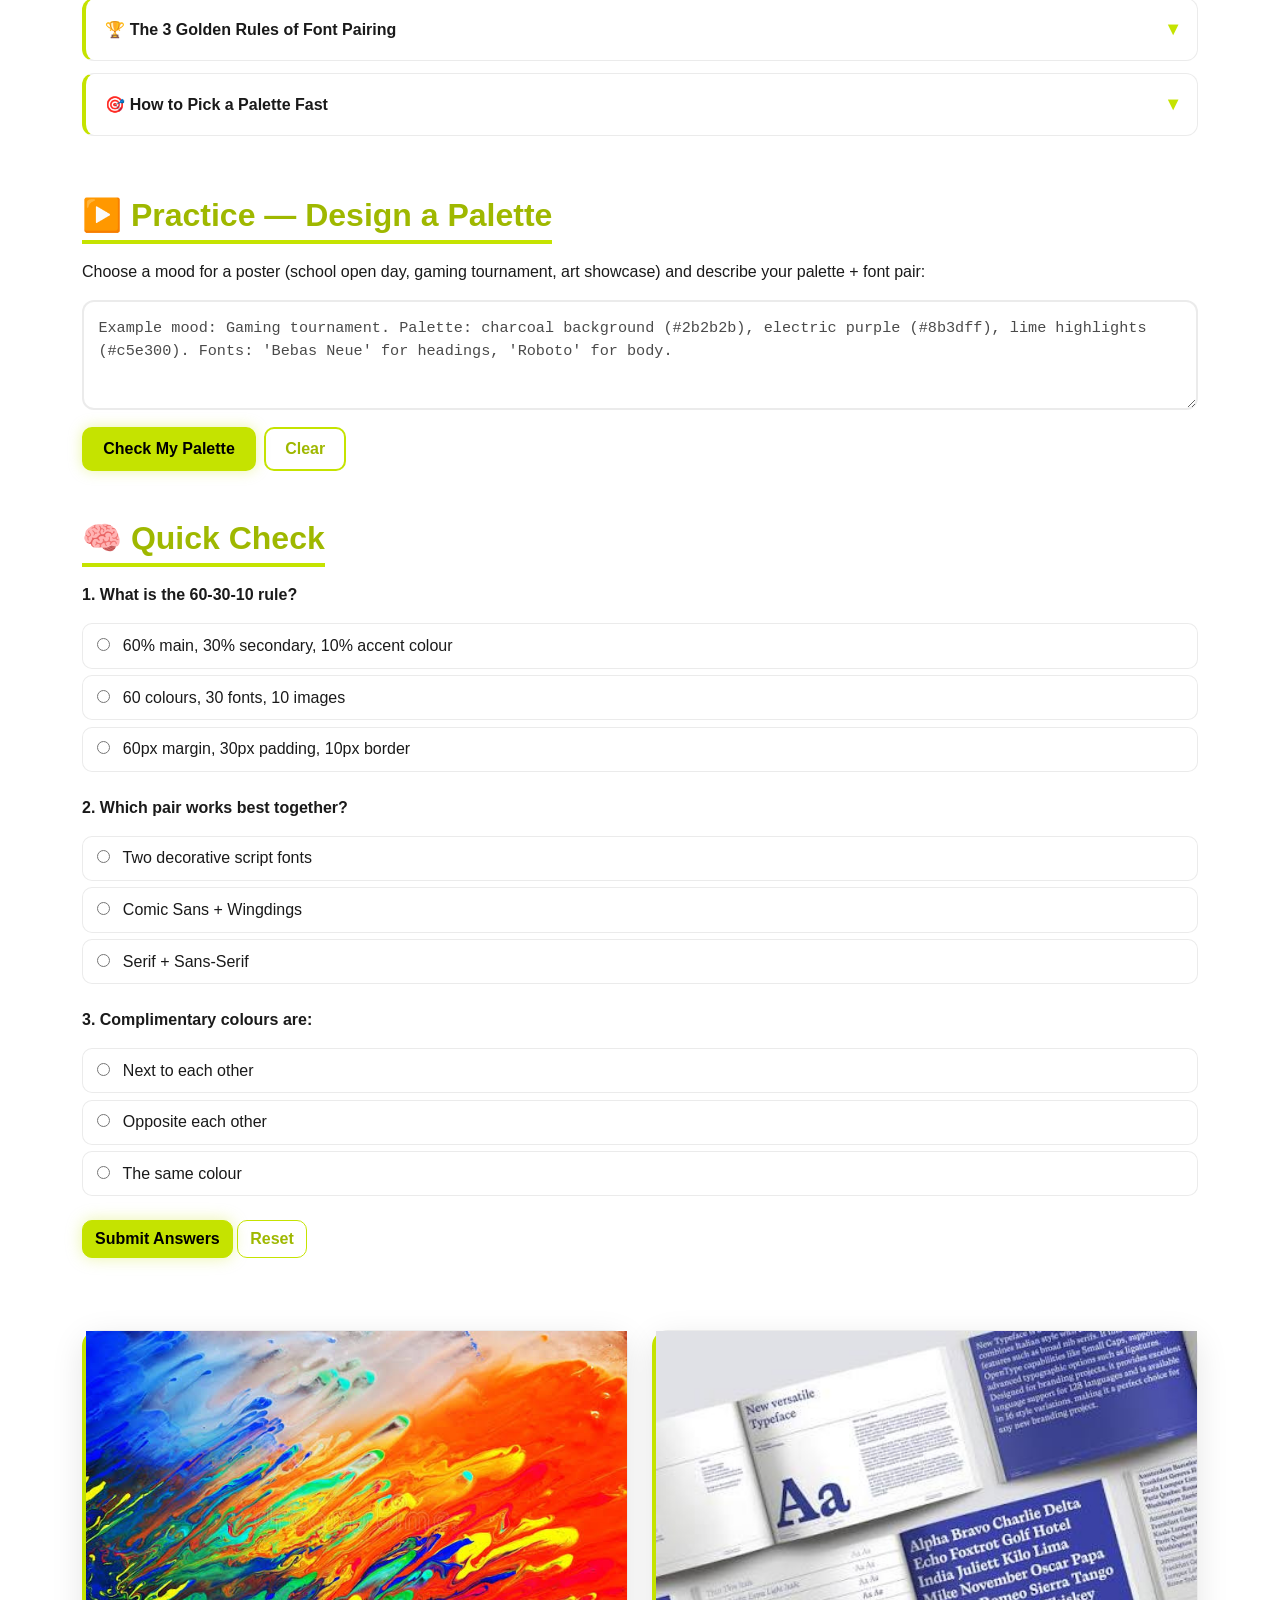
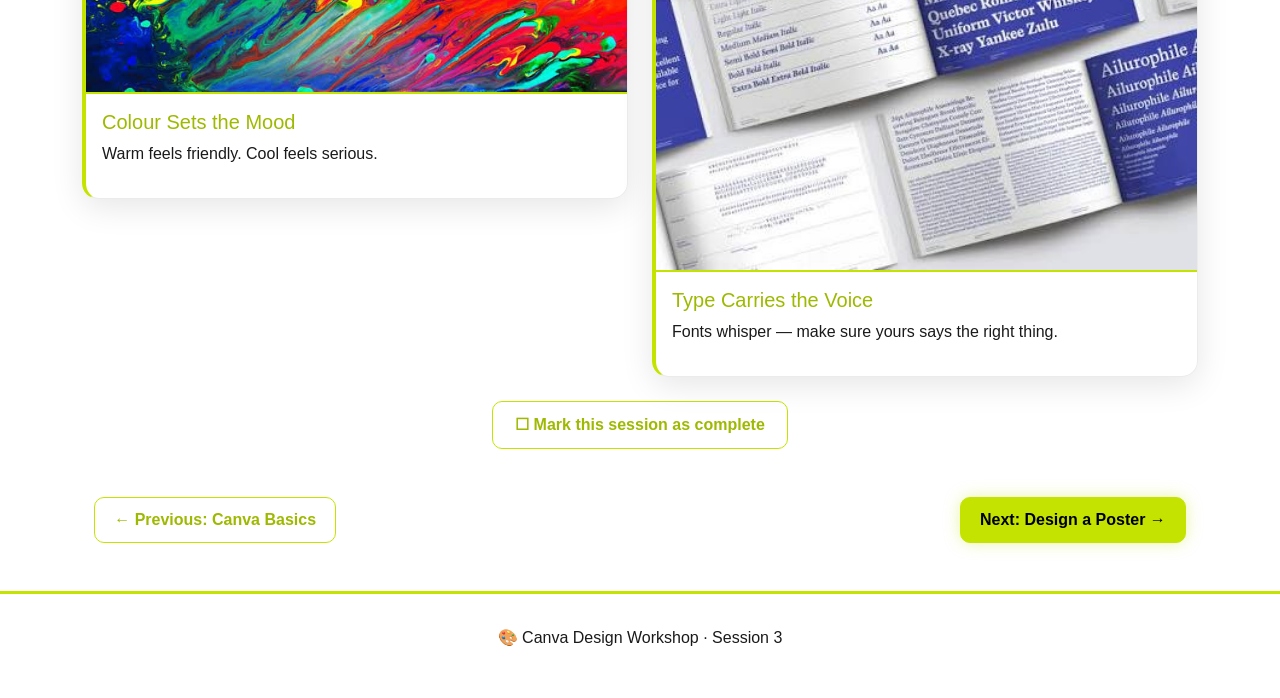
<file: 3. Canva-course/session3.html>
<!DOCTYPE html>
<html lang="en" data-theme="light">
<head>
<meta charset="UTF-8">
<meta name="viewport" content="width=device-width, initial-scale=1.0">
<title>Session 3 – Colour & Typography</title>
<link href="https://cdn.jsdelivr.net/npm/bootstrap@5.3.3/dist/css/bootstrap.min.css" rel="stylesheet">
<link rel="stylesheet" href="css/styles-extras.css">
</head>
<body>

<div class="logo-bar">
  <a href="https://ikworxitacademy.com/" class="logo-link" target="_blank" rel="noopener">
    <img src="images/logo.png" alt="IKWorx IT Academy Logo">
  </a>
</div>

<nav class="navbar navbar-expand-lg sticky-top shadow">
  <div class="container">
    <a class="navbar-brand" href="index.html">🎨 Canva Design Workshop</a>
    <button class="navbar-toggler" type="button" data-bs-toggle="collapse" data-bs-target="#navmenu">
      <span class="navbar-toggler-icon"></span>
    </button>
    <div class="collapse navbar-collapse" id="navmenu">
      <ul class="navbar-nav ms-auto align-items-lg-center">
        <li class="nav-item"><a class="nav-link" href="index.html">Overview</a></li>
        <li class="nav-item"><a class="nav-link" href="schedule.html">Schedule</a></li>
        <li class="nav-item"><a class="nav-link" href="session1.html">Session 1</a></li>
        <li class="nav-item"><a class="nav-link" href="session2.html">Session 2</a></li>
        <li class="nav-item"><a class="nav-link active" href="session3.html">Session 3</a></li>
        <li class="nav-item"><a class="nav-link" href="session4.html">Session 4</a></li>
        <li class="nav-item"><a class="nav-link" href="session5.html">Session 5</a></li>
        <li class="nav-item"><a class="nav-link" href="wrapup.html">Wrap-up</a></li>
        <li class="nav-item"><a class="nav-ikworx-btn" href="https://ikworxitacademy.com/" target="_blank" rel="noopener">Back to IKWorx</a></li>
        <li class="nav-item"><button class="theme-toggle-btn" type="button">🌙</button></li>
      </ul>
    </div>
  </div>
</nav>

<section class="banner">
  <div class="shape shape1"></div>
  <div class="shape shape2"></div>
  <h1>🎨 Session 3: Colour & Typography</h1>
  <p>The two most powerful tools in your design kit</p>
</section>

<div class="container my-5">

  <h2 class="section-title mb-3">Colour Theory in 5 Minutes</h2>
  <ul>
    <li><strong>Primary colours</strong> — Red, Yellow, Blue. Can't be mixed.</li>
    <li><strong>Secondary colours</strong> — Green, Orange, Purple. Mixed from two primaries.</li>
    <li><strong>Complimentary colours</strong> — Opposite on the wheel (blue + orange). High contrast.</li>
    <li><strong>Analogous colours</strong> — Next to each other (blue + teal). Calm, harmonious.</li>
    <li><strong>60-30-10 rule</strong> — 60% main, 30% secondary, 10% accent.</li>
  </ul>

  <h3 class="mt-4" style="color:var(--ikworx-lime-dark); font-weight:700;">Sample Palettes You Can Steal</h3>
  <div class="swatch-grid">
    <div class="swatch palette-1">Navy<small>#1e3a8a</small></div>
    <div class="swatch palette-2">Lime<small>#c5e300</small></div>
    <div class="swatch palette-3">Pink<small>#ff5c8d</small></div>
    <div class="swatch palette-4">Teal<small>#00c4cc</small></div>
    <div class="swatch palette-5">Charcoal<small>#2b2b2b</small></div>
    <div class="swatch palette-6">Orange<small>#ff8a3d</small></div>
    <div class="swatch palette-7">Purple<small>#8b3dff</small></div>
    <div class="swatch palette-8">Off-White<small>#f4f4f4</small></div>
  </div>

  <h2 class="section-title mb-3 mt-5">Typography Basics</h2>
  <div class="type-preview">
    <div class="font-name">Serif — classic, trustworthy</div>
    <div class="sample-serif">The quick brown fox jumps</div>
  </div>
  <div class="type-preview" style="border-left-color:#00c4cc;">
    <div class="font-name" style="color:#00c4cc;">Sans-Serif — clean, modern</div>
    <div class="sample-sans">The quick brown fox jumps</div>
  </div>
  <div class="type-preview" style="border-left-color:#ff5c8d;">
    <div class="font-name" style="color:#ff5c8d;">Script — elegant, personal</div>
    <div class="sample-script">The quick brown fox jumps</div>
  </div>
  <div class="type-preview" style="border-left-color:#ff8a3d;">
    <div class="font-name" style="color:#ff8a3d;">Mono — tech, structured</div>
    <div class="sample-mono">The quick brown fox jumps</div>
  </div>

  <h2 class="section-title mb-3 mt-5">Deeper Dive</h2>

  <details class="tab-collapse">
    <summary>🏆 The 3 Golden Rules of Font Pairing</summary>
    <div class="tab-body">
      <ol>
        <li>Use 2 fonts max — one bold for headings, one clean for body.</li>
        <li>Serif + Sans-Serif pairs beautifully (Playfair + Open Sans).</li>
        <li>Never use two decorative fonts together — they fight.</li>
      </ol>
    </div>
  </details>

  <details class="tab-collapse">
    <summary>🎯 How to Pick a Palette Fast</summary>
    <div class="tab-body">
      Pick one base colour. Choose an accent that contrasts (complimentary). Add a neutral (black, white, or grey). That's your whole palette — 3 colours.
    </div>
  </details>

  <h2 class="section-title mb-3 mt-5">▶️ Practice — Design a Palette</h2>
  <p>Choose a mood for a poster (school open day, gaming tournament, art showcase) and describe your palette + font pair:</p>

  <textarea class="design-textarea" id="palette1" placeholder="Example mood: Gaming tournament. Palette: charcoal background (#2b2b2b), electric purple (#8b3dff), lime highlights (#c5e300). Fonts: 'Bebas Neue' for headings, 'Roboto' for body."></textarea>
  <div class="design-actions">
    <button class="design-btn" data-target="palette1">Check My Palette</button>
    <button class="design-btn design-btn-secondary" data-reset="palette1">Clear</button>
  </div>
  <div class="design-feedback" id="fb-palette1"></div>

  <h2 class="section-title mb-3 mt-5">🧠 Quick Check</h2>
  <div class="js-quiz" data-correct="A,C,B">
    <div class="quiz-question mb-4">
      <p><strong>1. What is the 60-30-10 rule?</strong></p>
      <label><input type="radio" name="q1" value="A"> 60% main, 30% secondary, 10% accent colour</label>
      <label><input type="radio" name="q1" value="B"> 60 colours, 30 fonts, 10 images</label>
      <label><input type="radio" name="q1" value="C"> 60px margin, 30px padding, 10px border</label>
      <div class="feedback"></div>
    </div>
    <div class="quiz-question mb-4">
      <p><strong>2. Which pair works best together?</strong></p>
      <label><input type="radio" name="q2" value="A"> Two decorative script fonts</label>
      <label><input type="radio" name="q2" value="B"> Comic Sans + Wingdings</label>
      <label><input type="radio" name="q2" value="C"> Serif + Sans-Serif</label>
      <div class="feedback"></div>
    </div>
    <div class="quiz-question mb-4">
      <p><strong>3. Complimentary colours are:</strong></p>
      <label><input type="radio" name="q3" value="A"> Next to each other</label>
      <label><input type="radio" name="q3" value="B"> Opposite each other</label>
      <label><input type="radio" name="q3" value="C"> The same colour</label>
      <div class="feedback"></div>
    </div>
    <button class="quiz-submit btn btn-primary">Submit Answers</button>
    <button class="quiz-reset btn btn-outline-secondary">Reset</button>
    <div class="quiz-result alert d-none mt-3"></div>
  </div>

  <div class="row g-4 mt-5">
    <div class="col-md-6">
      <div class="card">
        <!-- Replace with: Freepik "paint swatches fan close-up" -->
        <img src="images/colour-swatches.jpeg" alt="Paint swatches fan close-up">
        <div class="card-body"><h5>Colour Sets the Mood</h5><p>Warm feels friendly. Cool feels serious.</p></div>
      </div>
    </div>
    <div class="col-md-6">
      <div class="card">
        <!-- Replace with: Pinterest "typography specimen cards" -->
        <img src="images/typograph.jpeg" alt="Typography specimen cards">
        <div class="card-body"><h5>Type Carries the Voice</h5><p>Fonts whisper — make sure yours says the right thing.</p></div>
      </div>
    </div>
  </div>

  <div id="mark-complete-container" class="text-center mt-4"></div>
  <div id="nav-buttons-container" class="container"></div>
</div>

<footer><p>🎨 Canva Design Workshop · Session 3</p></footer>

<script src="https://cdn.jsdelivr.net/npm/bootstrap@5.3.3/dist/js/bootstrap.bundle.min.js"></script>
<script src="js/theme-toggle.js"></script>
<script src="js/progress-tracker.js"></script>
<script src="js/quiz-grader.js"></script>
<script src="js/nav-buttons.js"></script>
<script src="js/animations.js"></script>
<script>
  const checks = {
    palette1: (t) => {
      const tips = [];
      if (t.length < 60) tips.push("Try describing at least 3 colours + 2 fonts.");
      if (!/#[0-9a-f]{3,6}/i.test(t)) tips.push("Add hex codes or colour names (charcoal, lime, etc).");
      if (!/(font|serif|sans|bebas|roboto|playfair|open sans)/i.test(t)) tips.push("Mention a heading font and a body font.");
      if (!/(mood|feel|vibe|theme|because)/i.test(t)) tips.push("Explain why these choices match the mood.");
      if (tips.length === 0) tips.push("Excellent palette choice! 🎨");
      return tips;
    }
  };
  document.querySelectorAll(".design-btn[data-target]").forEach(btn => {
    btn.addEventListener("click", () => {
      const id = btn.dataset.target;
      const text = document.getElementById(id).value.trim();
      const box = document.getElementById("fb-" + id);
      const tips = checks[id](text);
      box.innerHTML = "<strong>Feedback:</strong><br>• " + tips.join("<br>• ");
      box.classList.add("show");
    });
  });
  document.querySelectorAll(".design-btn-secondary[data-reset]").forEach(btn => {
    btn.addEventListener("click", () => {
      const id = btn.dataset.reset;
      document.getElementById(id).value = "";
      document.getElementById("fb-" + id).classList.remove("show");
    });
  });
</script>
</body>
</html>
</file>
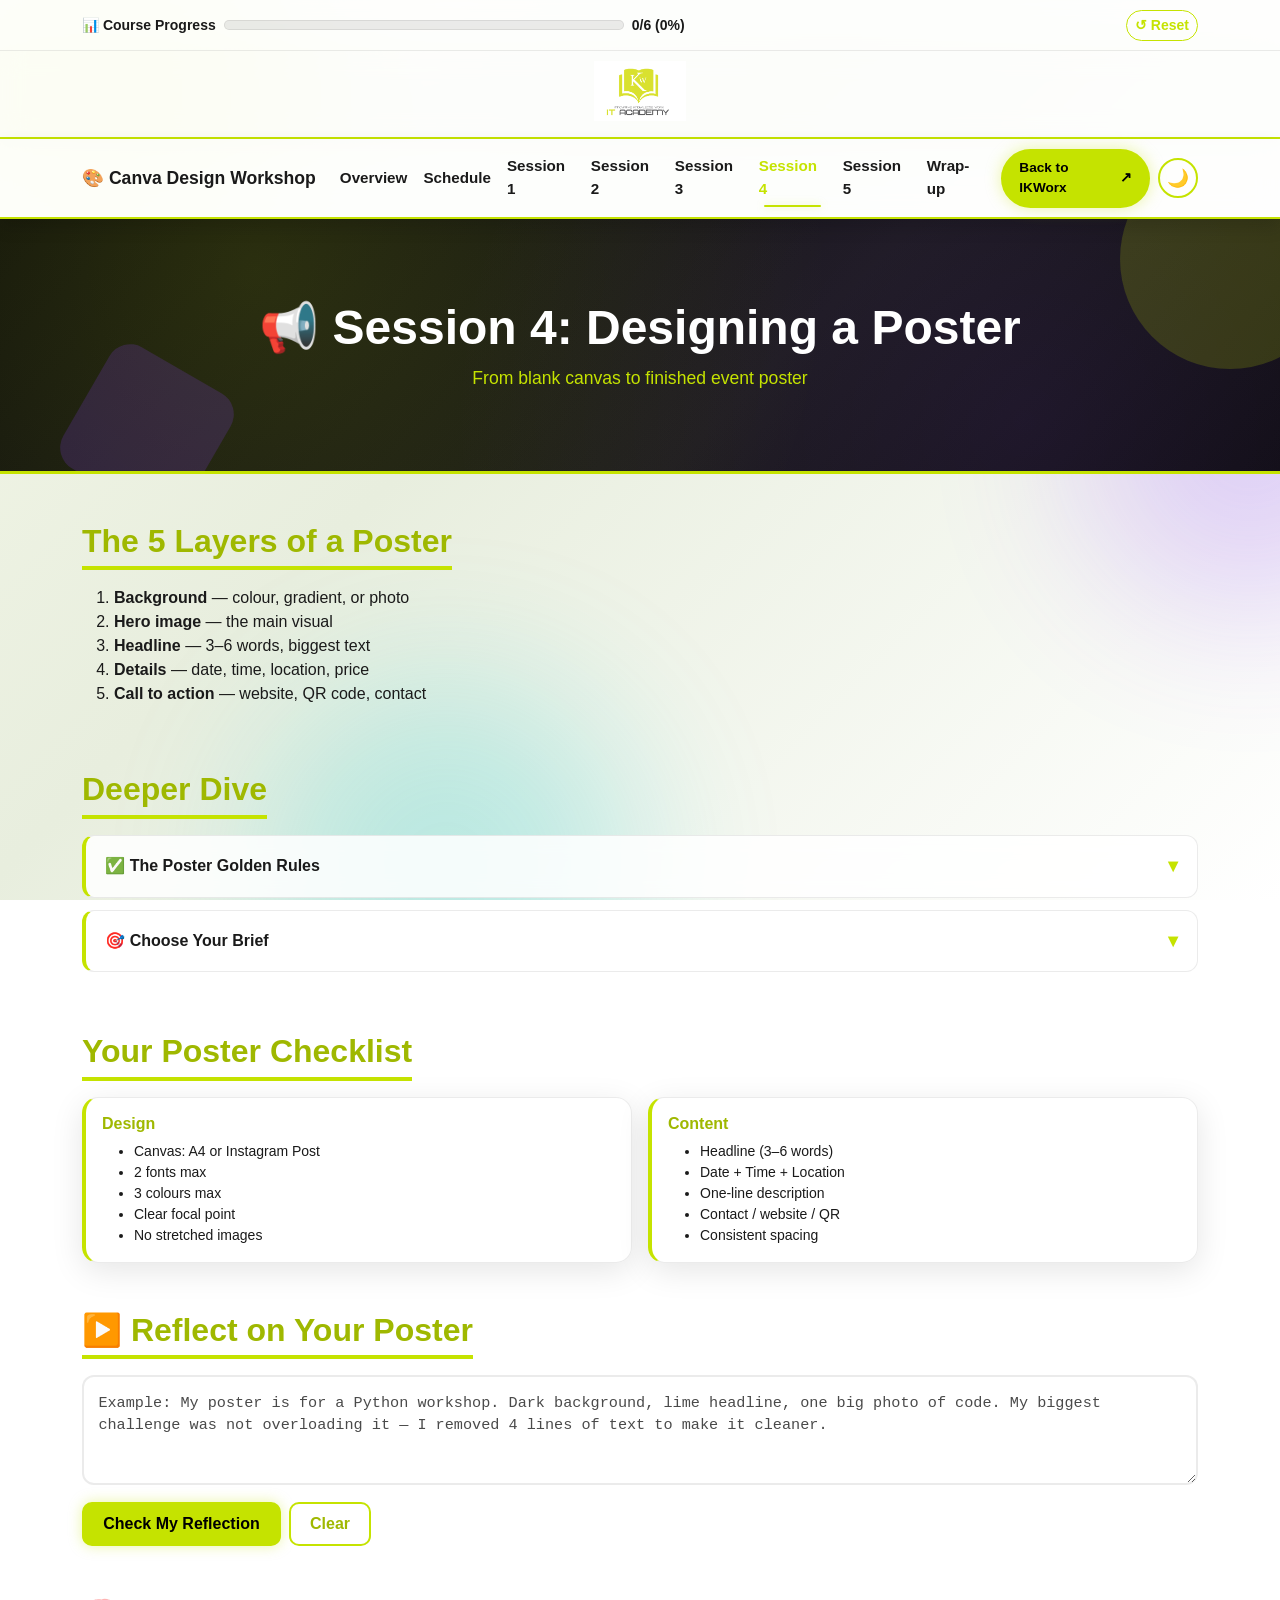
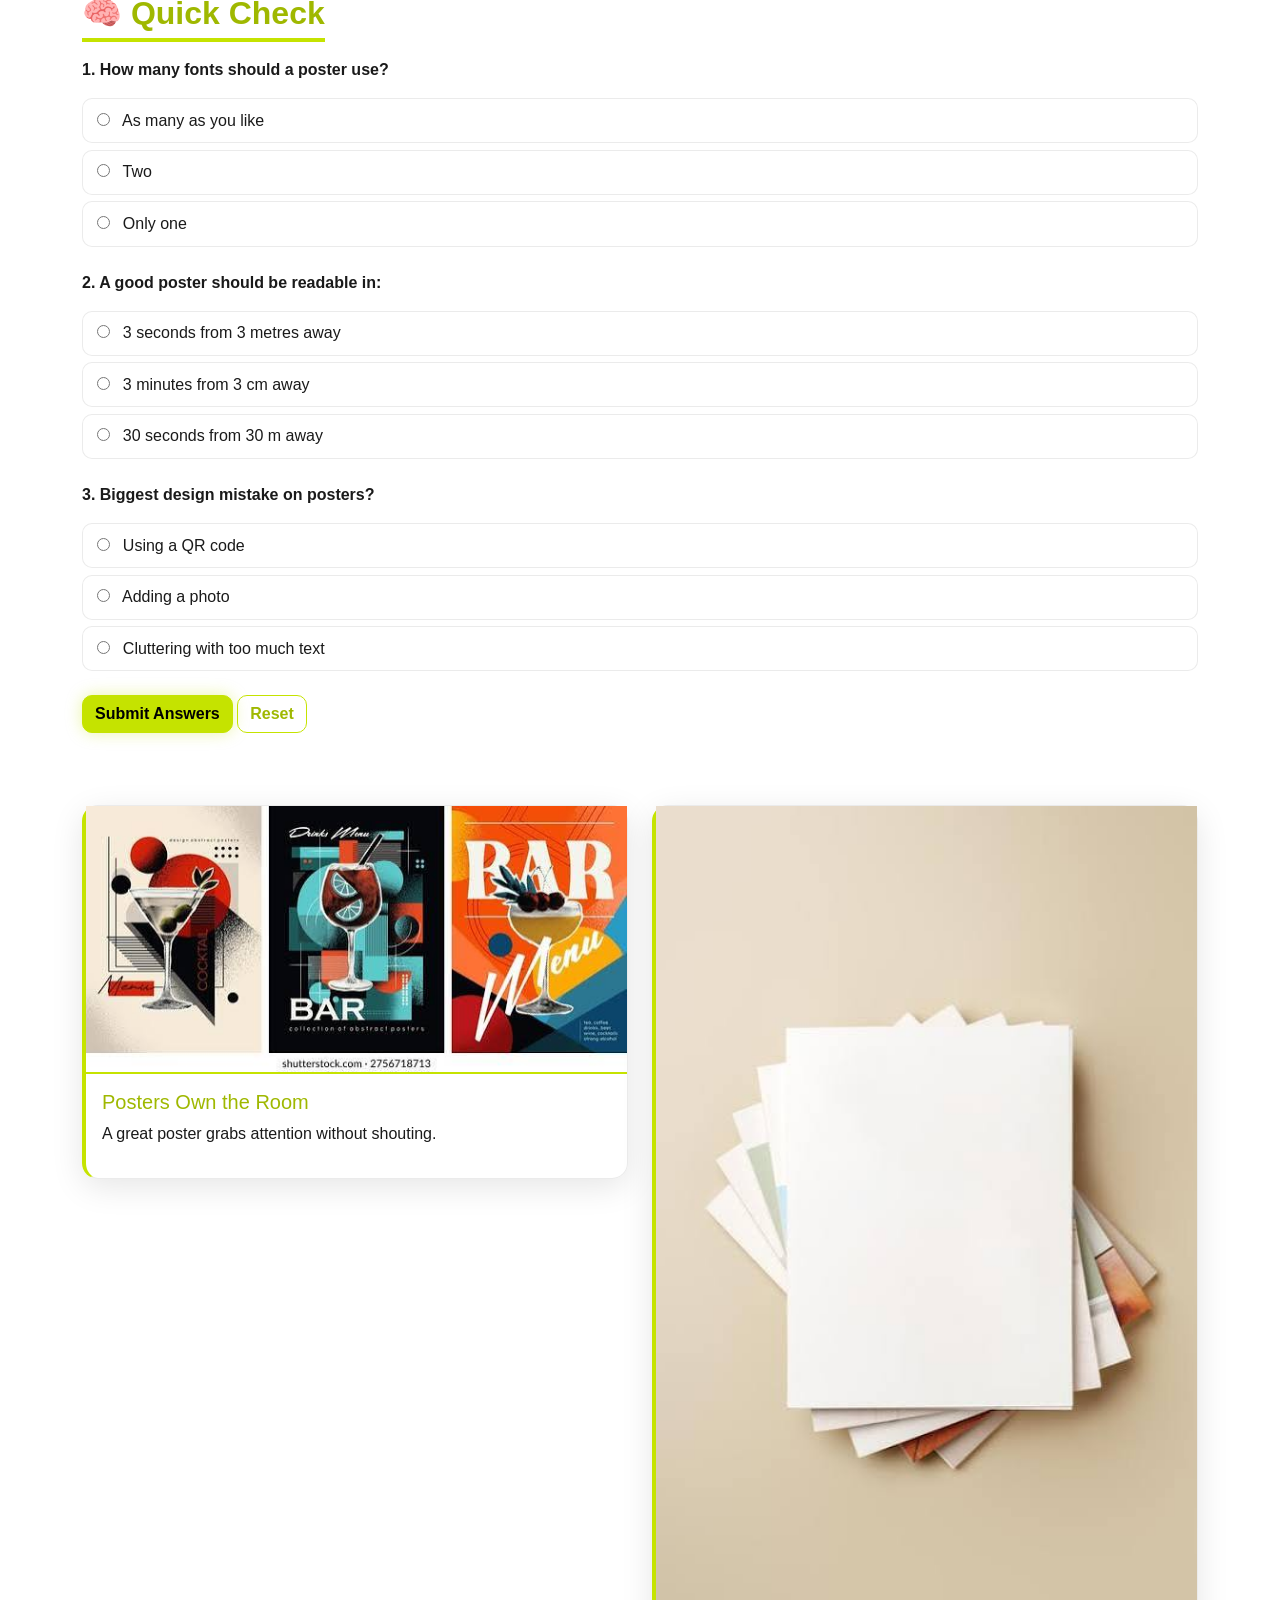
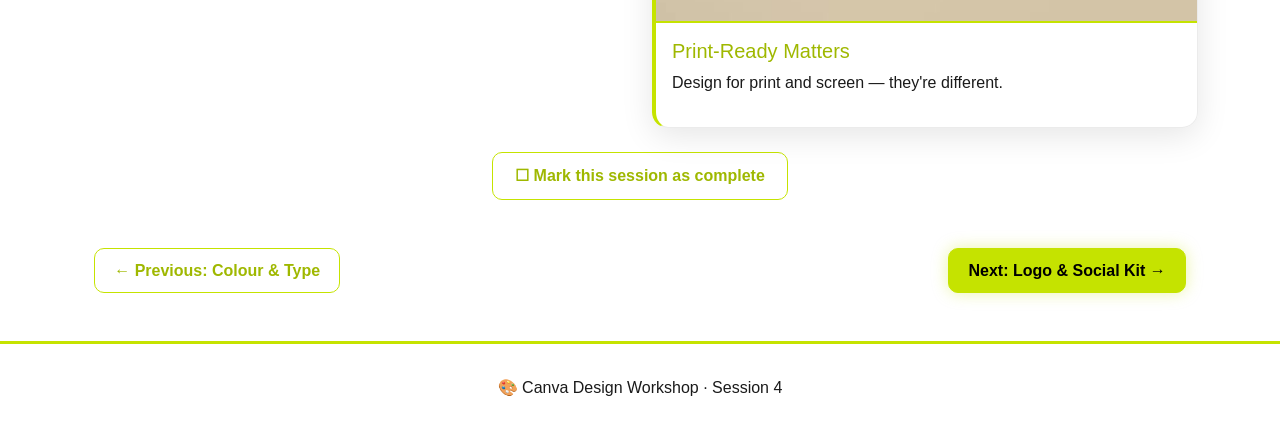
<file: 3. Canva-course/session4.html>
<!DOCTYPE html>
<html lang="en" data-theme="light">
<head>
<meta charset="UTF-8">
<meta name="viewport" content="width=device-width, initial-scale=1.0">
<title>Session 4 – Designing a Poster</title>
<link href="https://cdn.jsdelivr.net/npm/bootstrap@5.3.3/dist/css/bootstrap.min.css" rel="stylesheet">
<link rel="stylesheet" href="css/styles-extras.css">
</head>
<body>

<div class="logo-bar">
  <a href="https://ikworxitacademy.com/" class="logo-link" target="_blank" rel="noopener">
    <img src="images/logo.png" alt="IKWorx IT Academy Logo">
  </a>
</div>

<nav class="navbar navbar-expand-lg sticky-top shadow">
  <div class="container">
    <a class="navbar-brand" href="index.html">🎨 Canva Design Workshop</a>
    <button class="navbar-toggler" type="button" data-bs-toggle="collapse" data-bs-target="#navmenu">
      <span class="navbar-toggler-icon"></span>
    </button>
    <div class="collapse navbar-collapse" id="navmenu">
      <ul class="navbar-nav ms-auto align-items-lg-center">
        <li class="nav-item"><a class="nav-link" href="index.html">Overview</a></li>
        <li class="nav-item"><a class="nav-link" href="schedule.html">Schedule</a></li>
        <li class="nav-item"><a class="nav-link" href="session1.html">Session 1</a></li>
        <li class="nav-item"><a class="nav-link" href="session2.html">Session 2</a></li>
        <li class="nav-item"><a class="nav-link" href="session3.html">Session 3</a></li>
        <li class="nav-item"><a class="nav-link active" href="session4.html">Session 4</a></li>
        <li class="nav-item"><a class="nav-link" href="session5.html">Session 5</a></li>
        <li class="nav-item"><a class="nav-link" href="wrapup.html">Wrap-up</a></li>
        <li class="nav-item"><a class="nav-ikworx-btn" href="https://ikworxitacademy.com/" target="_blank" rel="noopener">Back to IKWorx</a></li>
        <li class="nav-item"><button class="theme-toggle-btn" type="button">🌙</button></li>
      </ul>
    </div>
  </div>
</nav>

<section class="banner">
  <div class="shape shape1"></div>
  <div class="shape shape2"></div>
  <h1>📢 Session 4: Designing a Poster</h1>
  <p>From blank canvas to finished event poster</p>
</section>

<div class="container my-5">

  <h2 class="section-title mb-3">The 5 Layers of a Poster</h2>
  <ol>
    <li><strong>Background</strong> — colour, gradient, or photo</li>
    <li><strong>Hero image</strong> — the main visual</li>
    <li><strong>Headline</strong> — 3–6 words, biggest text</li>
    <li><strong>Details</strong> — date, time, location, price</li>
    <li><strong>Call to action</strong> — website, QR code, contact</li>
  </ol>

  <h2 class="section-title mb-3 mt-5">Deeper Dive</h2>

  <details class="tab-collapse">
    <summary>✅ The Poster Golden Rules</summary>
    <div class="tab-body">
      <ul>
        <li>Readable in 3 seconds from 3 metres away.</li>
        <li>One focal point — the eye should know where to start.</li>
        <li>Maximum 2 fonts.</li>
        <li>Maximum 3 colours (+ black & white).</li>
        <li>Never stretch images — hold Shift when resizing.</li>
      </ul>
    </div>
  </details>

  <details class="tab-collapse">
    <summary>🎯 Choose Your Brief</summary>
    <div class="tab-body">
      <ul>
        <li>🎉 <strong>School Open Day</strong> — "Discover Your Future", Saturday 10:00–14:00</li>
        <li>🎮 <strong>Gaming Tournament</strong> — "Battle for the Crown", Friday 18:00</li>
        <li>🎨 <strong>Art Showcase</strong> — "Voices in Colour", all week</li>
        <li>💻 <strong>Free Coding Workshop</strong> — "Learn Python in a Day"</li>
      </ul>
    </div>
  </details>

  <h2 class="section-title mb-3 mt-5">Your Poster Checklist</h2>
  <div class="row g-3">
    <div class="col-md-6">
      <div class="card p-3">
        <h6 class="fw-bold" style="color:var(--ikworx-lime-dark);">Design</h6>
        <ul class="small mb-0">
          <li>Canvas: A4 or Instagram Post</li>
          <li>2 fonts max</li>
          <li>3 colours max</li>
          <li>Clear focal point</li>
          <li>No stretched images</li>
        </ul>
      </div>
    </div>
    <div class="col-md-6">
      <div class="card p-3">
        <h6 class="fw-bold" style="color:var(--ikworx-lime-dark);">Content</h6>
        <ul class="small mb-0">
          <li>Headline (3–6 words)</li>
          <li>Date + Time + Location</li>
          <li>One-line description</li>
          <li>Contact / website / QR</li>
          <li>Consistent spacing</li>
        </ul>
      </div>
    </div>
  </div>

  <h2 class="section-title mb-3 mt-5">▶️ Reflect on Your Poster</h2>
  <textarea class="design-textarea" id="reflect4" placeholder="Example: My poster is for a Python workshop. Dark background, lime headline, one big photo of code. My biggest challenge was not overloading it — I removed 4 lines of text to make it cleaner."></textarea>
  <div class="design-actions">
    <button class="design-btn" data-target="reflect4">Check My Reflection</button>
    <button class="design-btn design-btn-secondary" data-reset="reflect4">Clear</button>
  </div>
  <div class="design-feedback" id="fb-reflect4"></div>

  <h2 class="section-title mb-3 mt-5">🧠 Quick Check</h2>
  <div class="js-quiz" data-correct="B,A,C">
    <div class="quiz-question mb-4">
      <p><strong>1. How many fonts should a poster use?</strong></p>
      <label><input type="radio" name="q1" value="A"> As many as you like</label>
      <label><input type="radio" name="q1" value="B"> Two</label>
      <label><input type="radio" name="q1" value="C"> Only one</label>
      <div class="feedback"></div>
    </div>
    <div class="quiz-question mb-4">
      <p><strong>2. A good poster should be readable in:</strong></p>
      <label><input type="radio" name="q2" value="A"> 3 seconds from 3 metres away</label>
      <label><input type="radio" name="q2" value="B"> 3 minutes from 3 cm away</label>
      <label><input type="radio" name="q2" value="C"> 30 seconds from 30 m away</label>
      <div class="feedback"></div>
    </div>
    <div class="quiz-question mb-4">
      <p><strong>3. Biggest design mistake on posters?</strong></p>
      <label><input type="radio" name="q3" value="A"> Using a QR code</label>
      <label><input type="radio" name="q3" value="B"> Adding a photo</label>
      <label><input type="radio" name="q3" value="C"> Cluttering with too much text</label>
      <div class="feedback"></div>
    </div>
    <button class="quiz-submit btn btn-primary">Submit Answers</button>
    <button class="quiz-reset btn btn-outline-secondary">Reset</button>
    <div class="quiz-result alert d-none mt-3"></div>
  </div>

  <div class="row g-4 mt-5">
    <div class="col-md-6">
      <div class="card">
        <!-- Replace with: Magnific "printed posters pinned on wall" -->
        <img src="images/posters.jpeg" alt="Printed posters pinned on wall">
        <div class="card-body"><h5>Posters Own the Room</h5><p>A great poster grabs attention without shouting.</p></div>
      </div>
    </div>
    <div class="col-md-6">
      <div class="card">
        <!-- Replace with: Freepik "paper stack on printing table" -->
        <img src="images/paper stack.jpeg" alt="Paper stack on printing table">
        <div class="card-body"><h5>Print-Ready Matters</h5><p>Design for print and screen — they're different.</p></div>
      </div>
    </div>
  </div>

  <div id="mark-complete-container" class="text-center mt-4"></div>
  <div id="nav-buttons-container" class="container"></div>
</div>

<footer><p>🎨 Canva Design Workshop · Session 4</p></footer>

<script src="https://cdn.jsdelivr.net/npm/bootstrap@5.3.3/dist/js/bootstrap.bundle.min.js"></script>
<script src="js/theme-toggle.js"></script>
<script src="js/progress-tracker.js"></script>
<script src="js/quiz-grader.js"></script>
<script src="js/nav-buttons.js"></script>
<script src="js/animations.js"></script>
<script>
  const checks = {
    reflect4: (t) => {
      const tips = [];
      if (t.length < 60) tips.push("Expand to 2–3 sentences.");
      if (!/(poster|design|colour|font|image|text)/i.test(t)) tips.push("Mention a specific design choice (colour, font, image).");
      if (!/(challenge|hard|easy|removed|changed)/i.test(t)) tips.push("Talk about one challenge — what did you change or remove?");
      if (!/(headline|date|location|time|contact)/i.test(t)) tips.push("Note which content blocks you included.");
      if (tips.length === 0) tips.push("Excellent reflection! 🎨");
      return tips;
    }
  };
  document.querySelectorAll(".design-btn[data-target]").forEach(btn => {
    btn.addEventListener("click", () => {
      const id = btn.dataset.target;
      const text = document.getElementById(id).value.trim();
      const box = document.getElementById("fb-" + id);
      const tips = checks[id](text);
      box.innerHTML = "<strong>Feedback:</strong><br>• " + tips.join("<br>• ");
      box.classList.add("show");
    });
  });
  document.querySelectorAll(".design-btn-secondary[data-reset]").forEach(btn => {
    btn.addEventListener("click", () => {
      const id = btn.dataset.reset;
      document.getElementById(id).value = "";
      document.getElementById("fb-" + id).classList.remove("show");
    });
  });
</script>
</body>
</html>
</file>
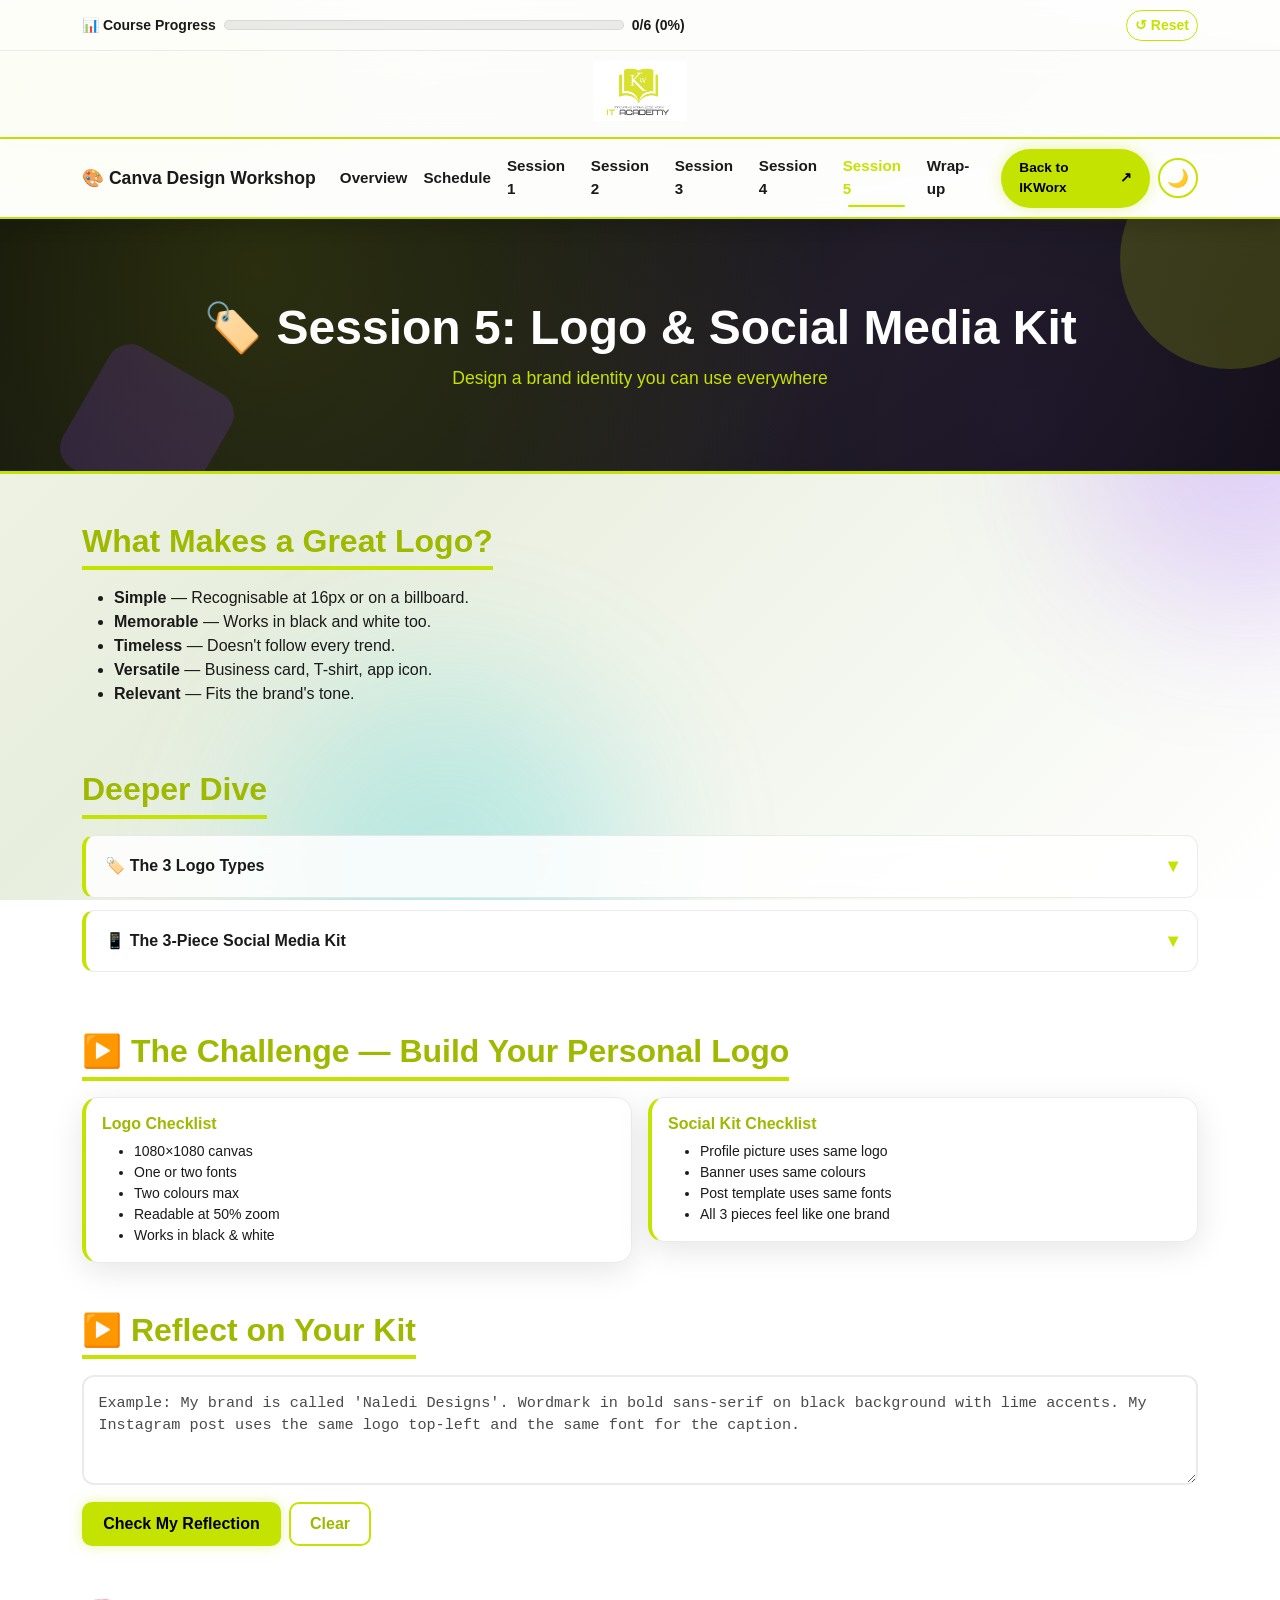
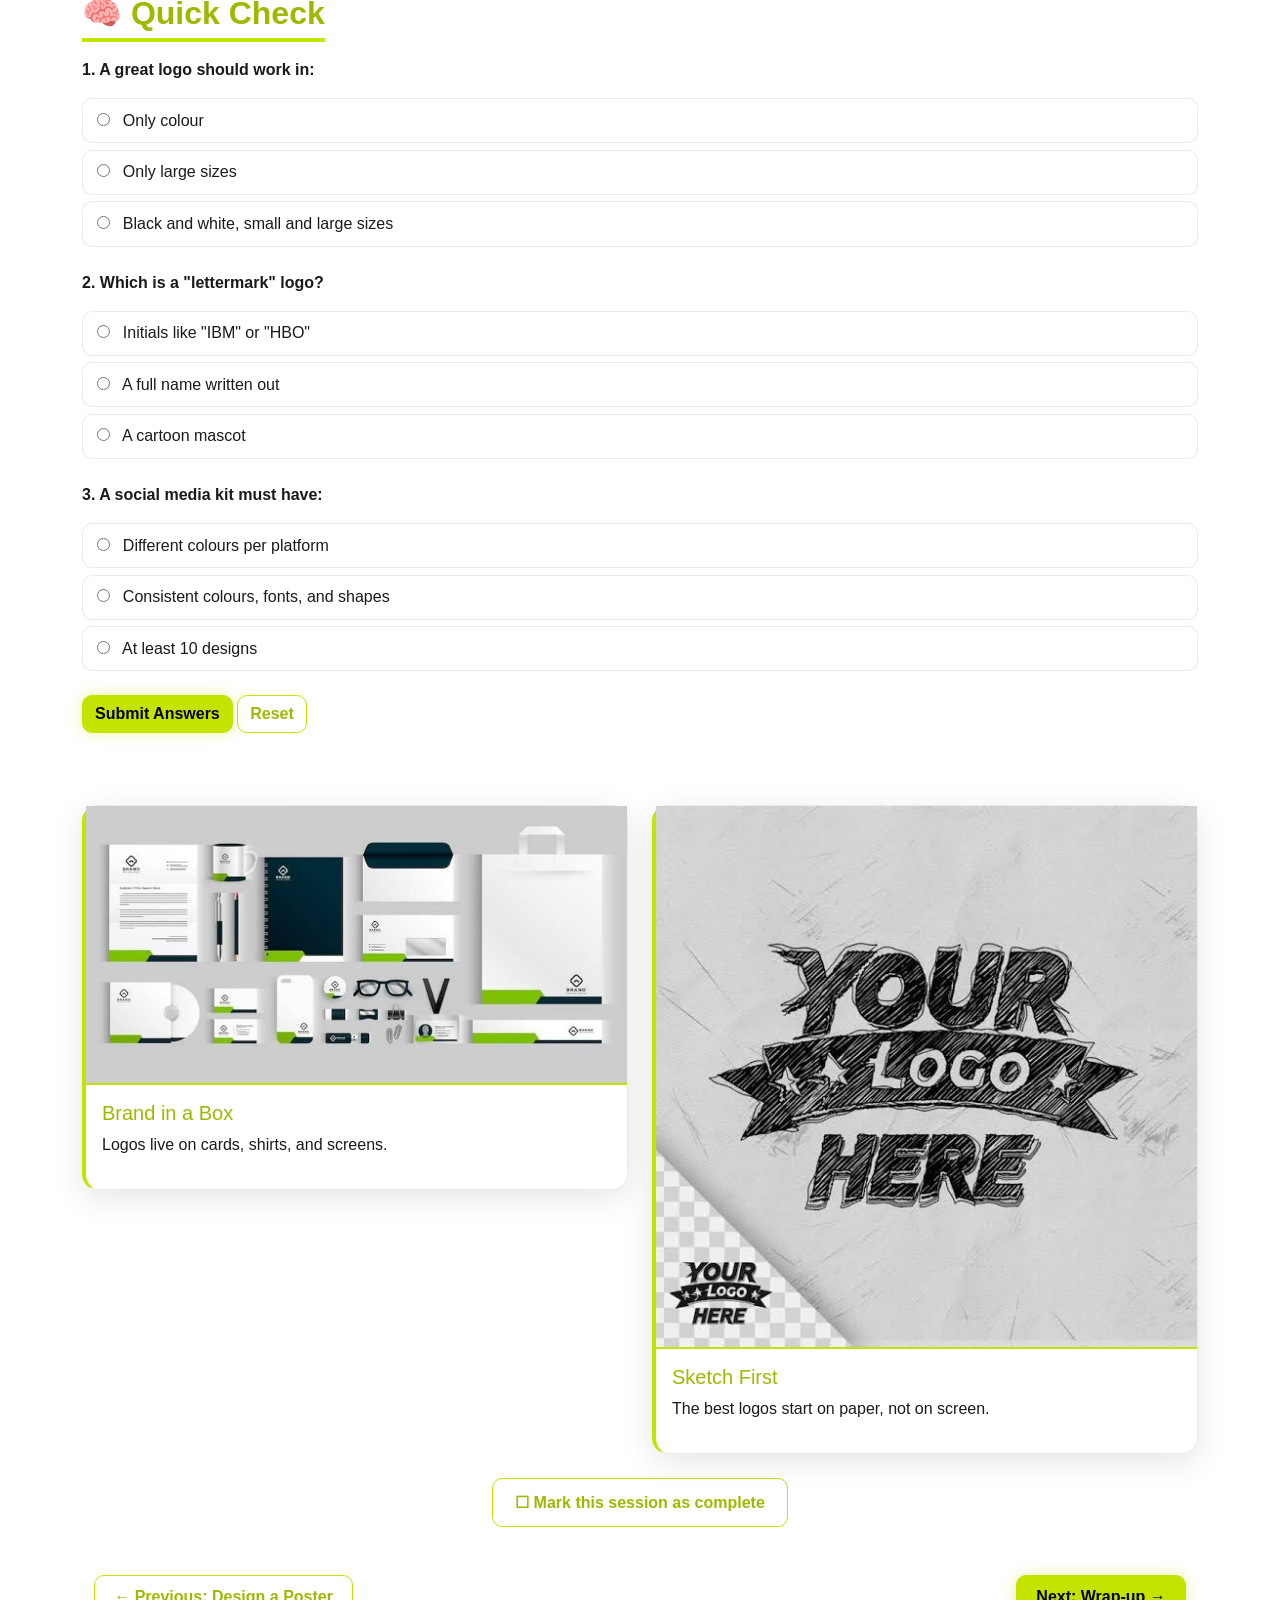
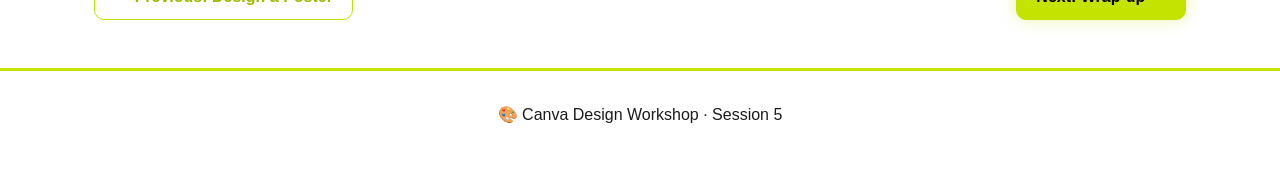
<file: 3. Canva-course/session5.html>
<!DOCTYPE html>
<html lang="en" data-theme="light">
<head>
<meta charset="UTF-8">
<meta name="viewport" content="width=device-width, initial-scale=1.0">
<title>Session 5 – Logo & Social Media Kit</title>
<link href="https://cdn.jsdelivr.net/npm/bootstrap@5.3.3/dist/css/bootstrap.min.css" rel="stylesheet">
<link rel="stylesheet" href="css/styles-extras.css">
</head>
<body>

<div class="logo-bar">
  <a href="https://ikworxitacademy.com/" class="logo-link" target="_blank" rel="noopener">
    <img src="images/logo.png" alt="IKWorx IT Academy Logo">
  </a>
</div>

<nav class="navbar navbar-expand-lg sticky-top shadow">
  <div class="container">
    <a class="navbar-brand" href="index.html">🎨 Canva Design Workshop</a>
    <button class="navbar-toggler" type="button" data-bs-toggle="collapse" data-bs-target="#navmenu">
      <span class="navbar-toggler-icon"></span>
    </button>
    <div class="collapse navbar-collapse" id="navmenu">
      <ul class="navbar-nav ms-auto align-items-lg-center">
        <li class="nav-item"><a class="nav-link" href="index.html">Overview</a></li>
        <li class="nav-item"><a class="nav-link" href="schedule.html">Schedule</a></li>
        <li class="nav-item"><a class="nav-link" href="session1.html">Session 1</a></li>
        <li class="nav-item"><a class="nav-link" href="session2.html">Session 2</a></li>
        <li class="nav-item"><a class="nav-link" href="session3.html">Session 3</a></li>
        <li class="nav-item"><a class="nav-link" href="session4.html">Session 4</a></li>
        <li class="nav-item"><a class="nav-link active" href="session5.html">Session 5</a></li>
        <li class="nav-item"><a class="nav-link" href="wrapup.html">Wrap-up</a></li>
        <li class="nav-item"><a class="nav-ikworx-btn" href="https://ikworxitacademy.com/" target="_blank" rel="noopener">Back to IKWorx</a></li>
        <li class="nav-item"><button class="theme-toggle-btn" type="button">🌙</button></li>
      </ul>
    </div>
  </div>
</nav>

<section class="banner">
  <div class="shape shape1"></div>
  <div class="shape shape2"></div>
  <h1>🏷️ Session 5: Logo & Social Media Kit</h1>
  <p>Design a brand identity you can use everywhere</p>
</section>

<div class="container my-5">

  <h2 class="section-title mb-3">What Makes a Great Logo?</h2>
  <ul>
    <li><strong>Simple</strong> — Recognisable at 16px or on a billboard.</li>
    <li><strong>Memorable</strong> — Works in black and white too.</li>
    <li><strong>Timeless</strong> — Doesn't follow every trend.</li>
    <li><strong>Versatile</strong> — Business card, T-shirt, app icon.</li>
    <li><strong>Relevant</strong> — Fits the brand's tone.</li>
  </ul>

  <h2 class="section-title mb-3 mt-5">Deeper Dive</h2>

  <details class="tab-collapse">
    <summary>🏷️ The 3 Logo Types</summary>
    <div class="tab-body">
      <ul>
        <li><strong>Wordmark</strong> — Just the name in a custom font (Google, Coca-Cola)</li>
        <li><strong>Lettermark</strong> — Initials only (HBO, IBM, KFC)</li>
        <li><strong>Icon + Text</strong> — Symbol paired with the name (Nike, Apple, Spotify)</li>
      </ul>
    </div>
  </details>

  <details class="tab-collapse">
    <summary>📱 The 3-Piece Social Media Kit</summary>
    <div class="tab-body">
      <ol>
        <li><strong>Profile picture</strong> — 1080×1080 (square, simple)</li>
        <li><strong>Cover / banner</strong> — 1500×500 (LinkedIn, Facebook)</li>
        <li><strong>Post template</strong> — 1080×1080 (Instagram, quote card)</li>
      </ol>
      All three use the same colours, fonts, and shapes — that makes it a kit.
    </div>
  </details>

  <h2 class="section-title mb-3 mt-5">▶️ The Challenge — Build Your Personal Logo</h2>
  <div class="row g-3">
    <div class="col-md-6">
      <div class="card p-3">
        <h6 class="fw-bold" style="color:var(--ikworx-lime-dark);">Logo Checklist</h6>
        <ul class="small mb-0">
          <li>1080×1080 canvas</li>
          <li>One or two fonts</li>
          <li>Two colours max</li>
          <li>Readable at 50% zoom</li>
          <li>Works in black & white</li>
        </ul>
      </div>
    </div>
    <div class="col-md-6">
      <div class="card p-3">
        <h6 class="fw-bold" style="color:var(--ikworx-lime-dark);">Social Kit Checklist</h6>
        <ul class="small mb-0">
          <li>Profile picture uses same logo</li>
          <li>Banner uses same colours</li>
          <li>Post template uses same fonts</li>
          <li>All 3 pieces feel like one brand</li>
        </ul>
      </div>
    </div>
  </div>

  <h2 class="section-title mb-3 mt-5">▶️ Reflect on Your Kit</h2>
  <textarea class="design-textarea" id="reflect5" placeholder="Example: My brand is called 'Naledi Designs'. Wordmark in bold sans-serif on black background with lime accents. My Instagram post uses the same logo top-left and the same font for the caption."></textarea>
  <div class="design-actions">
    <button class="design-btn" data-target="reflect5">Check My Reflection</button>
    <button class="design-btn design-btn-secondary" data-reset="reflect5">Clear</button>
  </div>
  <div class="design-feedback" id="fb-reflect5"></div>

  <h2 class="section-title mb-3 mt-5">🧠 Quick Check</h2>
  <div class="js-quiz" data-correct="C,A,B">
    <div class="quiz-question mb-4">
      <p><strong>1. A great logo should work in:</strong></p>
      <label><input type="radio" name="q1" value="A"> Only colour</label>
      <label><input type="radio" name="q1" value="B"> Only large sizes</label>
      <label><input type="radio" name="q1" value="C"> Black and white, small and large sizes</label>
      <div class="feedback"></div>
    </div>
    <div class="quiz-question mb-4">
      <p><strong>2. Which is a "lettermark" logo?</strong></p>
      <label><input type="radio" name="q2" value="A"> Initials like "IBM" or "HBO"</label>
      <label><input type="radio" name="q2" value="B"> A full name written out</label>
      <label><input type="radio" name="q2" value="C"> A cartoon mascot</label>
      <div class="feedback"></div>
    </div>
    <div class="quiz-question mb-4">
      <p><strong>3. A social media kit must have:</strong></p>
      <label><input type="radio" name="q3" value="A"> Different colours per platform</label>
      <label><input type="radio" name="q3" value="B"> Consistent colours, fonts, and shapes</label>
      <label><input type="radio" name="q3" value="C"> At least 10 designs</label>
      <div class="feedback"></div>
    </div>
    <button class="quiz-submit btn btn-primary">Submit Answers</button>
    <button class="quiz-reset btn btn-outline-secondary">Reset</button>
    <div class="quiz-result alert d-none mt-3"></div>
  </div>

  <div class="row g-4 mt-5">
    <div class="col-md-6">
      <div class="card">
        <!-- Replace with: Pinterest "brand identity mockup cards" -->
        <img src="images/mockup.jpeg" alt="Brand identity mockup cards">
        <div class="card-body"><h5>Brand in a Box</h5><p>Logos live on cards, shirts, and screens.</p></div>
      </div>
    </div>
    <div class="col-md-6">
      <div class="card">
        <!-- Replace with: Magnific "logo sketches on paper" -->
        <img src="images/logo-here.jpeg" alt="Logo sketches on paper">
        <div class="card-body"><h5>Sketch First</h5><p>The best logos start on paper, not on screen.</p></div>
      </div>
    </div>
  </div>

  <div id="mark-complete-container" class="text-center mt-4"></div>
  <div id="nav-buttons-container" class="container"></div>
</div>

<footer><p>🎨 Canva Design Workshop · Session 5</p></footer>

<script src="https://cdn.jsdelivr.net/npm/bootstrap@5.3.3/dist/js/bootstrap.bundle.min.js"></script>
<script src="js/theme-toggle.js"></script>
<script src="js/progress-tracker.js"></script>
<script src="js/quiz-grader.js"></script>
<script src="js/nav-buttons.js"></script>
<script src="js/animations.js"></script>
<script>
  const checks = {
    reflect5: (t) => {
      const tips = [];
      if (t.length < 60) tips.push("Expand to 2–3 sentences.");
      if (!/(logo|wordmark|lettermark|icon)/i.test(t)) tips.push("Name your logo type.");
      if (!/(colour|font|background|accent)/i.test(t)) tips.push("Mention colour or font choices.");
      if (!/(instagram|post|banner|profile|kit|consistent)/i.test(t)) tips.push("Explain how the pieces stay consistent.");
      if (tips.length === 0) tips.push("Excellent! 🎨 You understand brand consistency.");
      return tips;
    }
  };
  document.querySelectorAll(".design-btn[data-target]").forEach(btn => {
    btn.addEventListener("click", () => {
      const id = btn.dataset.target;
      const text = document.getElementById(id).value.trim();
      const box = document.getElementById("fb-" + id);
      const tips = checks[id](text);
      box.innerHTML = "<strong>Feedback:</strong><br>• " + tips.join("<br>• ");
      box.classList.add("show");
    });
  });
  document.querySelectorAll(".design-btn-secondary[data-reset]").forEach(btn => {
    btn.addEventListener("click", () => {
      const id = btn.dataset.reset;
      document.getElementById(id).value = "";
      document.getElementById("fb-" + id).classList.remove("show");
    });
  });
</script>
</body>
</html>
</file>
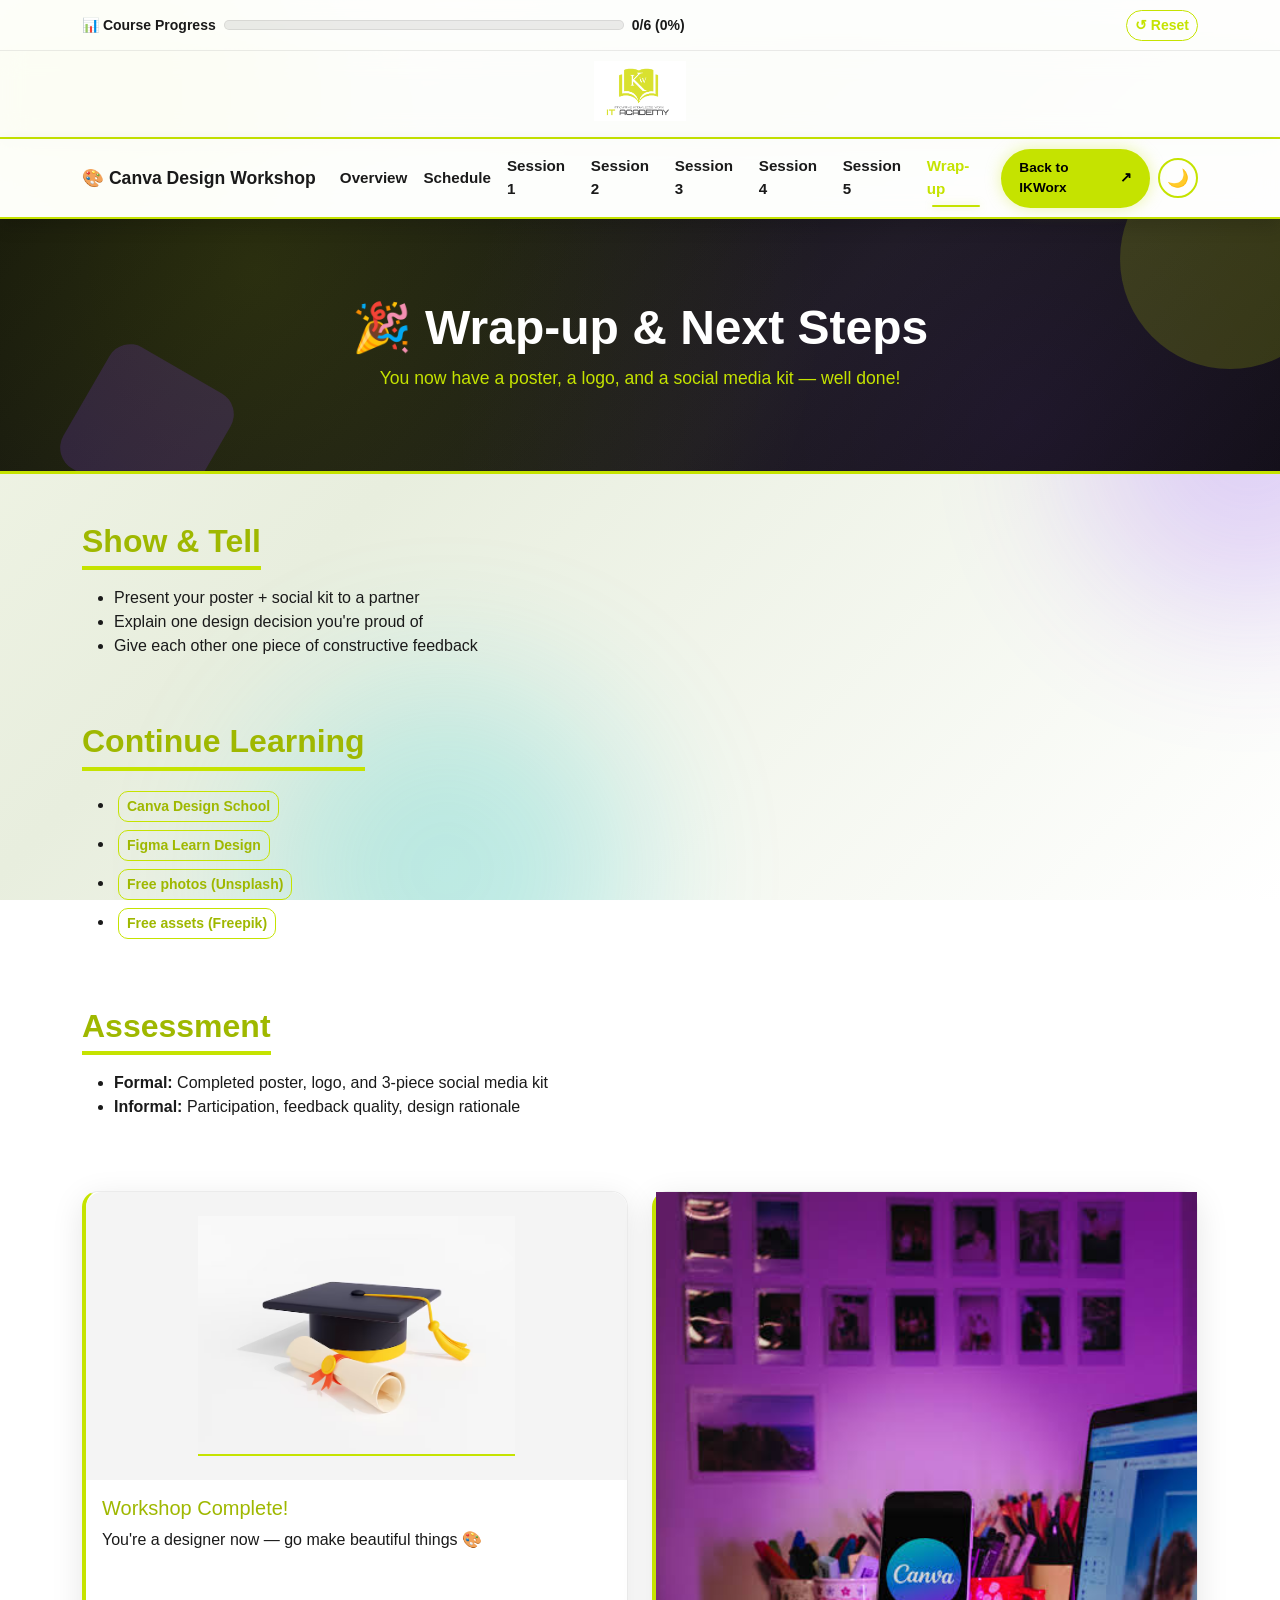
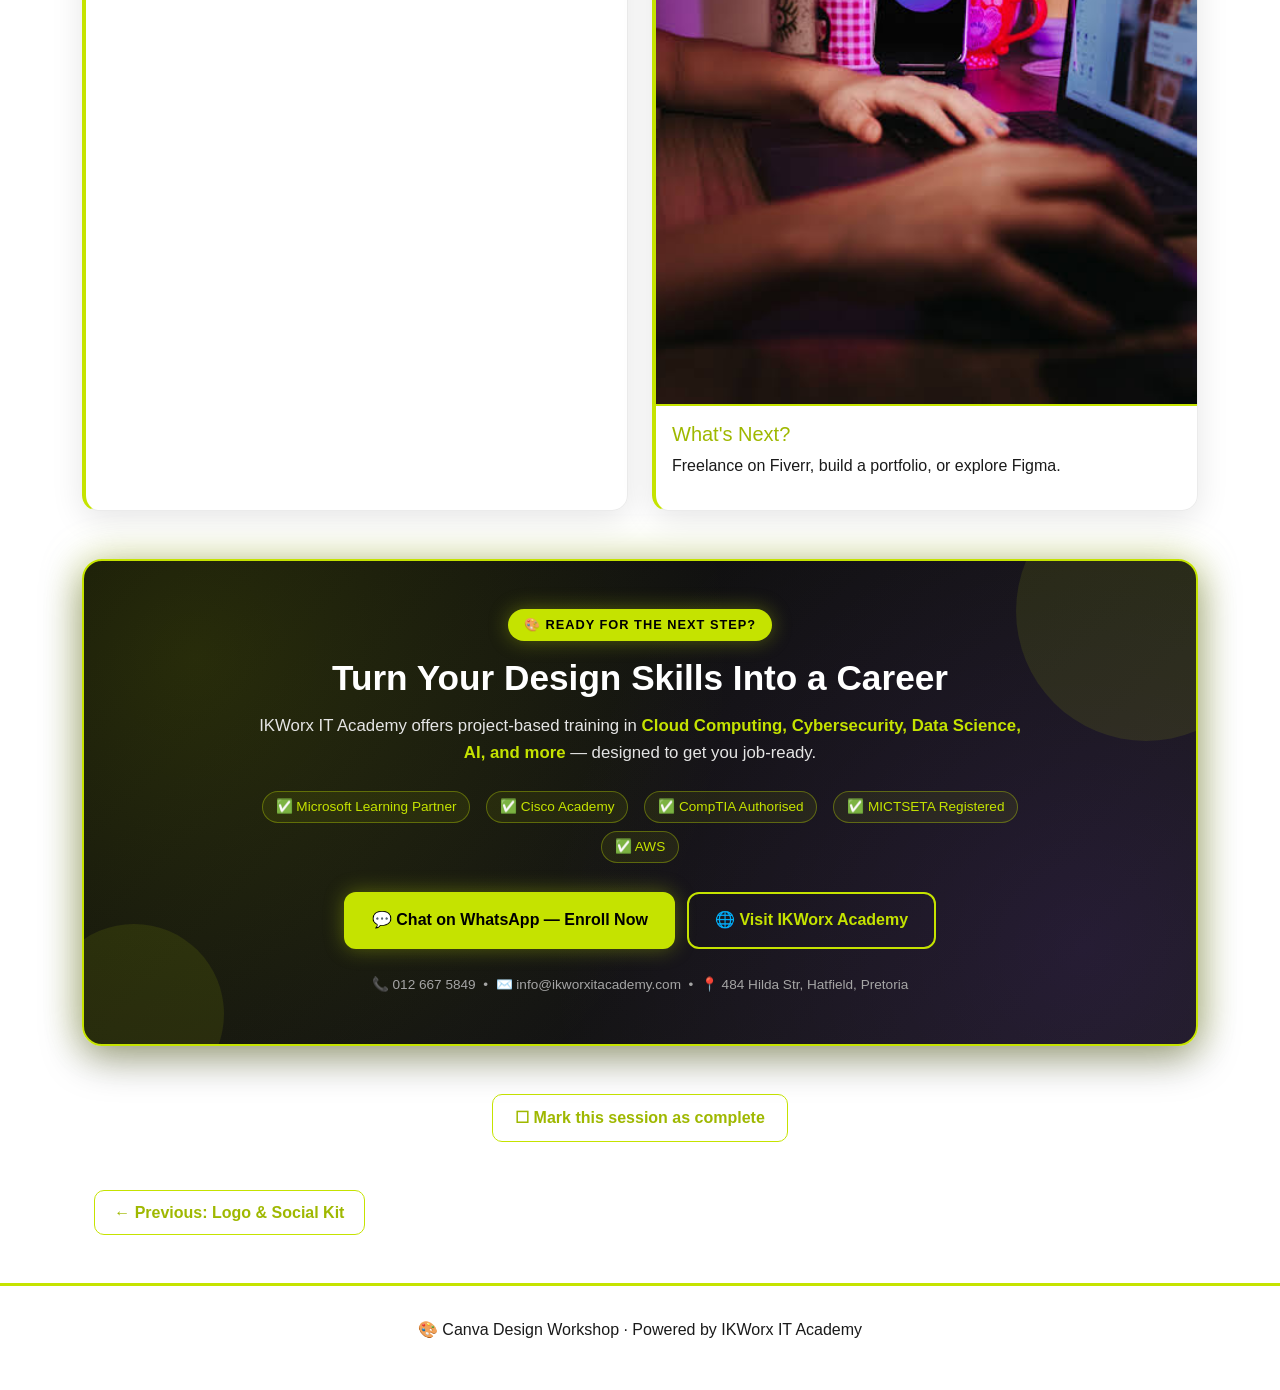
<file: 3. Canva-course/wrapup.html>
<!DOCTYPE html>
<html lang="en" data-theme="light">
<head>
<meta charset="UTF-8">
<meta name="viewport" content="width=device-width, initial-scale=1.0">
<title>Wrap-up – Canva Design Workshop</title>
<link href="https://cdn.jsdelivr.net/npm/bootstrap@5.3.3/dist/css/bootstrap.min.css" rel="stylesheet">
<link rel="stylesheet" href="css/styles-extras.css">
</head>
<body>

<div class="logo-bar">
  <a href="https://ikworxitacademy.com/" class="logo-link" target="_blank" rel="noopener">
    <img src="images/logo.png" alt="IKWorx IT Academy Logo">
  </a>
</div>

<nav class="navbar navbar-expand-lg sticky-top shadow">
  <div class="container">
    <a class="navbar-brand" href="index.html">🎨 Canva Design Workshop</a>
    <button class="navbar-toggler" type="button" data-bs-toggle="collapse" data-bs-target="#navmenu">
      <span class="navbar-toggler-icon"></span>
    </button>
    <div class="collapse navbar-collapse" id="navmenu">
      <ul class="navbar-nav ms-auto align-items-lg-center">
        <li class="nav-item"><a class="nav-link" href="index.html">Overview</a></li>
        <li class="nav-item"><a class="nav-link" href="schedule.html">Schedule</a></li>
        <li class="nav-item"><a class="nav-link" href="session1.html">Session 1</a></li>
        <li class="nav-item"><a class="nav-link" href="session2.html">Session 2</a></li>
        <li class="nav-item"><a class="nav-link" href="session3.html">Session 3</a></li>
        <li class="nav-item"><a class="nav-link" href="session4.html">Session 4</a></li>
        <li class="nav-item"><a class="nav-link" href="session5.html">Session 5</a></li>
        <li class="nav-item"><a class="nav-link active" href="wrapup.html">Wrap-up</a></li>
        <li class="nav-item"><a class="nav-ikworx-btn" href="https://ikworxitacademy.com/" target="_blank" rel="noopener">Back to IKWorx</a></li>
        <li class="nav-item"><button class="theme-toggle-btn" type="button">🌙</button></li>
      </ul>
    </div>
  </div>
</nav>

<section class="banner">
  <div class="shape shape1"></div>
  <div class="shape shape2"></div>
  <h1>🎉 Wrap-up & Next Steps</h1>
  <p>You now have a poster, a logo, and a social media kit — well done!</p>
</section>

<div class="container my-5">

  <h2 class="section-title mb-3">Show & Tell</h2>
  <ul>
    <li>Present your poster + social kit to a partner</li>
    <li>Explain one design decision you're proud of</li>
    <li>Give each other one piece of constructive feedback</li>
  </ul>

  <h2 class="section-title mb-3 mt-5">Continue Learning</h2>
  <ul>
    <li><a href="https://www.canva.com/designschool/" target="_blank" class="btn btn-outline-secondary btn-sm m-1">Canva Design School</a></li>
    <li><a href="https://www.figma.com/resources/learn-design/" target="_blank" class="btn btn-outline-secondary btn-sm m-1">Figma Learn Design</a></li>
    <li><a href="https://unsplash.com" target="_blank" class="btn btn-outline-secondary btn-sm m-1">Free photos (Unsplash)</a></li>
    <li><a href="https://www.freepik.com" target="_blank" class="btn btn-outline-secondary btn-sm m-1">Free assets (Freepik)</a></li>
  </ul>

  <h2 class="section-title mb-3 mt-5">Assessment</h2>
  <ul>
    <li><strong>Formal:</strong> Completed poster, logo, and 3-piece social media kit</li>
    <li><strong>Informal:</strong> Participation, feedback quality, design rationale</li>
  </ul>

  <div class="row g-4 mt-5">
    <div class="col-md-6">
      <div class="card h-100">
        <div class="p-4 text-center" style="background:var(--surface-alt); border-top-left-radius:16px; border-top-right-radius:16px;">
          <img src="images/graduation.avif" alt="Graduation cap and diploma scroll" style="max-width:100%; max-height:240px; object-fit:contain;">
        </div>
        <div class="card-body"><h5>Workshop Complete!</h5><p>You're a designer now — go make beautiful things 🎨</p></div>
      </div>
    </div>
    <div class="col-md-6">
      <div class="card h-100">
        <!-- Replace with: Freepik "certificates and ribbon flat lay" -->
        <img src="images/end-canva.jpeg" alt="Certificates and ribbon flat lay">
        <div class="card-body"><h5>What's Next?</h5><p>Freelance on Fiverr, build a portfolio, or explore Figma.</p></div>
      </div>
    </div>
  </div>

  <section class="cta-ikworx my-5">
    <div class="cta-inner">
      <div class="cta-badge">🎨 Ready for the next step?</div>
      <h2 class="cta-heading">Turn Your Design Skills Into a Career</h2>
      <p class="cta-sub">
        IKWorx IT Academy offers project-based training in
        <strong>Cloud Computing, Cybersecurity, Data Science, AI, and more</strong> —
        designed to get you job-ready.
      </p>
      <div class="cta-features">
        <span>✅ Microsoft Learning Partner</span>
        <span>✅ Cisco Academy</span>
        <span>✅ CompTIA Authorised</span>
        <span>✅ MICTSETA Registered</span>
        <span>✅ AWS</span>
      </div>
      <div class="cta-buttons">
        <a href="https://wa.me/27843829356?text=Hi%20IKWorx%20IT%20Academy%2C%20I%20just%20finished%20the%20Canva%20Design%20Workshop%20and%20I%27d%20like%20to%20enroll%20in%20a%20full%20programme."
           target="_blank" rel="noopener" class="cta-btn cta-btn-whatsapp">
          💬 Chat on WhatsApp — Enroll Now
        </a>
        <a href="https://ikworxitacademy.com/" target="_blank" rel="noopener" class="cta-btn cta-btn-website">
          🌐 Visit IKWorx Academy
        </a>
      </div>
      <p class="cta-contact">
        📞 012 667 5849 &nbsp;•&nbsp; ✉️ info@ikworxitacademy.com &nbsp;•&nbsp; 📍 484 Hilda Str, Hatfield, Pretoria
      </p>
    </div>
  </section>

  <div id="mark-complete-container" class="text-center mt-4"></div>
  <div id="nav-buttons-container" class="container"></div>
</div>

<footer><p>🎨 Canva Design Workshop · Powered by IKWorx IT Academy</p></footer>

<script src="https://cdn.jsdelivr.net/npm/bootstrap@5.3.3/dist/js/bootstrap.bundle.min.js"></script>
<script src="js/theme-toggle.js"></script>
<script src="js/progress-tracker.js"></script>
<script src="js/nav-buttons.js"></script>
<script src="js/animations.js"></script>
</body>
</html>
</file>
<file: 3. Canva-course/css/styles-extras.css>
/* =========================================================
   IKWorx IT Academy — Modern Animated Theme
   Basic Graphic Design with Canva
   Supports Light + Dark mode (via data-theme on <html>)
   ========================================================= */

:root {
  --ikworx-lime: #c5e300;
  --ikworx-lime-dark: #9fb800;
  --ikworx-lime-glow: rgba(197, 227, 0, 0.35);

  /* LIGHT MODE DEFAULT */
  --bg-gradient-1: #f4f7e8;
  --bg-gradient-2: #e8eede;
  --bg-gradient-3: #ffffff;
  --surface: rgba(255, 255, 255, 0.85);
  --surface-solid: #ffffff;
  --surface-alt: #f4f4f4;
  --border: rgba(0, 0, 0, 0.08);
  --border-accent: rgba(197, 227, 0, 0.5);
  --text: #1a1a1a;
  --text-muted: #4a4a4a;
  --navbar-bg: rgba(255, 255, 255, 0.9);
  --navbar-text: #1a1a1a;
  --panel-glow: rgba(197, 227, 0, 0.15);
}

/* DARK MODE */
html[data-theme="dark"] {
  --bg-gradient-1: #0d0d0d;
  --bg-gradient-2: #1a1a1a;
  --bg-gradient-3: #0f0f0f;
  --surface: rgba(30, 30, 30, 0.75);
  --surface-solid: #1f1f1f;
  --surface-alt: #232323;
  --border: rgba(255, 255, 255, 0.08);
  --border-accent: rgba(197, 227, 0, 0.4);
  --text: #f4f4f4;
  --text-muted: #b0b0b0;
  --navbar-bg: rgba(13, 13, 13, 0.85);
  --navbar-text: #ffffff;
  --panel-glow: rgba(197, 227, 0, 0.12);
}

/* ================== GLOBAL ================== */
html { scroll-behavior: smooth; }

body {
  font-family: 'Segoe UI', Tahoma, sans-serif;
  background: linear-gradient(135deg, var(--bg-gradient-1) 0%, var(--bg-gradient-2) 40%, var(--bg-gradient-3) 100%);
  background-attachment: fixed;
  color: var(--text);
  min-height: 100vh;
  position: relative;
  overflow-x: hidden;
  transition: background 0.4s ease, color 0.4s ease;
  animation: pageFadeIn 0.6s ease-out;
}

@keyframes pageFadeIn {
  from { opacity: 0; transform: translateY(8px); }
  to   { opacity: 1; transform: translateY(0); }
}

h1, h2, h3, h4, h5, h6 { color: var(--text); }
p, li, span, small, strong, em { color: var(--text); }
a { color: var(--ikworx-lime-dark); transition: color 0.2s; }
html[data-theme="dark"] a { color: var(--ikworx-lime); }
a:hover { color: var(--ikworx-lime); }

hr { border-color: var(--border); opacity: 1; }

/* ================== FLOATING BACKGROUND ================== */
.floating-shapes {
  position: fixed;
  inset: 0;
  pointer-events: none;
  z-index: 0;
  overflow: hidden;
}
.floating-shapes .blob {
  position: absolute;
  border-radius: 50%;
  filter: blur(80px);
  opacity: 0.22;
  animation: floatBlob 20s ease-in-out infinite;
}
.blob-1 { width: 420px; height: 420px; background: var(--ikworx-lime); top: -120px; left: -120px; }
.blob-2 { width: 340px; height: 340px; background: #8b3dff; top: 30%; right: -140px; animation-delay: -7s; opacity: 0.18; }
.blob-3 { width: 380px; height: 380px; background: #00c4cc; bottom: -160px; left: 20%; animation-delay: -13s; opacity: 0.14; }

@keyframes floatBlob {
  0%, 100% { transform: translate(0, 0) scale(1); }
  33%      { transform: translate(40px, -30px) scale(1.08); }
  66%      { transform: translate(-30px, 25px) scale(0.95); }
}

/* ================== REVEAL ================== */
.reveal {
  opacity: 0;
  transform: translateY(30px);
  transition: opacity 0.7s ease, transform 0.7s ease;
}
.reveal.visible { opacity: 1; transform: translateY(0); }
.no-io .reveal { opacity: 1; transform: none; }

/* ================== LOGO BAR ================== */
.logo-bar {
  background: var(--surface);
  backdrop-filter: blur(12px);
  -webkit-backdrop-filter: blur(12px);
  padding: 0.6rem 1rem;
  text-align: center;
  border-bottom: 2px solid var(--ikworx-lime);
  box-shadow: 0 4px 20px rgba(0,0,0,0.08), 0 0 30px var(--panel-glow);
  position: relative;
  z-index: 1029;
  transition: background 0.4s ease;
}
.logo-bar img { max-height: 60px; width: auto; object-fit: contain; }
.logo-link { display: inline-block; text-decoration: none; transition: opacity 0.2s, transform 0.3s; }
.logo-link:hover { opacity: 1; transform: scale(1.05); filter: drop-shadow(0 0 12px var(--ikworx-lime-glow)); }
.logo-link img { cursor: pointer; display: block; }

/* ================== PROGRESS BAR ================== */
.progress-tracker-bar {
  background: var(--navbar-bg);
  backdrop-filter: blur(12px);
  -webkit-backdrop-filter: blur(12px);
  color: var(--text);
  padding: 0.6rem 0;
  position: sticky;
  top: 0;
  z-index: 1031;
  border-bottom: 1px solid var(--border);
}
.progress-tracker-bar .progress {
  background: rgba(0,0,0,0.08) !important;
  border: 1px solid var(--border);
  border-radius: 999px;
  overflow: hidden;
}
html[data-theme="dark"] .progress-tracker-bar .progress { background: rgba(255,255,255,0.08) !important; }

.progress-tracker-bar .progress-bar {
  background: linear-gradient(90deg, var(--ikworx-lime-dark), var(--ikworx-lime)) !important;
  color: #000 !important;
  font-weight: 700;
  border-radius: 999px;
  box-shadow: 0 0 12px var(--ikworx-lime-glow);
  transition: width 0.6s ease;
}
.progress-tracker-bar .btn-outline-light {
  border-color: var(--ikworx-lime) !important;
  color: var(--ikworx-lime) !important;
  border-radius: 999px;
  transition: all 0.25s;
}
.progress-tracker-bar .btn-outline-light:hover {
  background: var(--ikworx-lime) !important;
  color: #000 !important;
  box-shadow: 0 0 16px var(--ikworx-lime-glow);
}

/* ================== NAVBAR ================== */
.navbar,
.navbar.sticky-top,
nav.navbar {
  background: var(--navbar-bg) !important;
  backdrop-filter: blur(14px);
  -webkit-backdrop-filter: blur(14px);
  border-bottom: 2px solid var(--ikworx-lime);
  box-shadow: 0 6px 24px rgba(0,0,0,0.15);
  top: 44px !important;
  z-index: 1030;
  transition: background 0.4s ease;
}
.navbar-brand {
  color: var(--navbar-text) !important;
  font-weight: 800;
  font-size: 1.1rem;
  transition: color 0.25s;
}
.navbar-brand:hover { color: var(--ikworx-lime) !important; }

.navbar .nav-link {
  color: var(--navbar-text) !important;
  font-weight: 600;
  padding: 0.5rem 0.85rem;
  border-radius: 8px;
  transition: all 0.25s ease;
  font-size: 0.95rem;
  position: relative;
}
.navbar .nav-link:hover {
  color: var(--ikworx-lime) !important;
  background: rgba(197, 227, 0, 0.12);
  transform: translateY(-1px);
}
.navbar .nav-link.active { color: var(--ikworx-lime) !important; }
.navbar .nav-link.active::after {
  content: "";
  position: absolute;
  left: 0.85rem;
  right: 0.85rem;
  bottom: 2px;
  height: 2px;
  background: var(--ikworx-lime);
  border-radius: 2px;
  box-shadow: 0 0 8px var(--ikworx-lime-glow);
}
.navbar-toggler {
  border: 2px solid var(--ikworx-lime) !important;
  padding: 0.25rem 0.5rem;
  border-radius: 8px;
  background: transparent;
}
.navbar-toggler:focus { box-shadow: 0 0 0 3px var(--panel-glow); }

/* Dark/light toggle button */
.theme-toggle-btn {
  display: inline-flex;
  align-items: center;
  justify-content: center;
  width: 40px;
  height: 40px;
  border-radius: 50%;
  border: 2px solid var(--ikworx-lime);
  background: transparent;
  color: var(--ikworx-lime);
  font-size: 1.1rem;
  cursor: pointer;
  transition: all 0.3s ease;
  margin-left: 0.5rem;
}
.theme-toggle-btn:hover {
  background: var(--ikworx-lime);
  color: #000;
  transform: rotate(20deg);
  box-shadow: 0 0 16px var(--ikworx-lime-glow);
}

@media (max-width: 991px) {
  .navbar-collapse {
    background: var(--surface-solid);
    margin-top: 0.5rem;
    padding: 0.75rem;
    border-radius: 12px;
    border: 1px solid var(--ikworx-lime);
  }
  .navbar .nav-link { padding: 0.7rem 1rem; margin-bottom: 0.25rem; }
  .navbar.sticky-top { top: 60px !important; }
}

/* Back to IKWorx button */
.nav-ikworx-btn {
  display: inline-flex;
  align-items: center;
  gap: 6px;
  background: var(--ikworx-lime);
  color: #000 !important;
  font-weight: 800;
  font-size: 0.85rem;
  padding: 0.45rem 1rem;
  border-radius: 999px;
  text-decoration: none;
  margin-left: 0.5rem;
  transition: all 0.3s ease;
  border: 2px solid var(--ikworx-lime);
  box-shadow: 0 0 16px var(--ikworx-lime-glow);
}
.nav-ikworx-btn:hover {
  background: transparent;
  color: var(--ikworx-lime) !important;
  transform: translateX(-2px);
}
.nav-ikworx-btn::after { content: "↗"; font-size: 0.9rem; }

@media (max-width: 991px) {
  .nav-ikworx-btn { margin: 0.5rem 0 0.5rem 1rem; display: inline-flex; }
}

/* ================== BANNER ================== */
.banner {
  background:
    radial-gradient(circle at 20% 20%, rgba(197,227,0,0.14), transparent 55%),
    radial-gradient(circle at 80% 80%, rgba(139,61,255,0.10), transparent 55%),
    linear-gradient(135deg, #0d0d0d 0%, #1a1a1a 60%, #0d0d0d 100%);
  color: #fff;
  padding: 5rem 1rem 4rem;
  position: relative;
  overflow: hidden;
  text-align: center;
  border-bottom: 3px solid var(--ikworx-lime);
}
.banner h1 {
  font-size: clamp(1.8rem, 5vw, 3rem);
  font-weight: 800;
  z-index: 2;
  position: relative;
  color: #fff;
  animation: bannerTitle 0.9s ease-out;
}
.banner p {
  color: var(--ikworx-lime);
  font-size: 1.1rem;
  z-index: 2;
  position: relative;
  animation: bannerSub 1.1s ease-out;
}
@keyframes bannerTitle {
  from { opacity: 0; transform: translateY(20px) scale(0.98); }
  to   { opacity: 1; transform: translateY(0) scale(1); }
}
@keyframes bannerSub {
  from { opacity: 0; transform: translateY(16px); }
  to   { opacity: 1; transform: translateY(0); }
}

.shape {
  position: absolute;
  border-radius: 50%;
  pointer-events: none;
  opacity: 0.18;
  animation: shapeFloat 14s ease-in-out infinite;
}
.shape1 { width: 220px; height: 220px; background: var(--ikworx-lime); top: -70px; right: -60px; }
.shape2 { width: 140px; height: 140px; background: #8b3dff; bottom: -30px; left: 6%; border-radius: 24px; transform: rotate(30deg); animation-delay: -4s; }
.shape3 { width: 100px; height: 100px; background: #00c4cc; top: 30%; left: 20%; animation-delay: -8s; }

@keyframes shapeFloat {
  0%, 100% { transform: translateY(0) rotate(0deg); }
  50%      { transform: translateY(-22px) rotate(8deg); }
}

/* ================== SECTION TITLES ================== */
.section-title {
  color: var(--ikworx-lime-dark);
  font-weight: 800;
  border-bottom: 4px solid var(--ikworx-lime);
  display: inline-block;
  padding-bottom: 6px;
  position: relative;
}
html[data-theme="dark"] .section-title { color: var(--ikworx-lime); }

/* ================== CARDS ================== */
.card {
  background: var(--surface) !important;
  backdrop-filter: blur(14px);
  -webkit-backdrop-filter: blur(14px);
  color: var(--text) !important;
  border: 1px solid var(--border) !important;
  border-left: 4px solid var(--ikworx-lime) !important;
  border-radius: 16px;
  box-shadow: 0 8px 32px rgba(0,0,0,0.10);
  transition: transform 0.35s ease, box-shadow 0.35s ease;
}
.card:hover {
  transform: translateY(-5px);
  box-shadow: 0 16px 40px rgba(0,0,0,0.18), 0 0 25px var(--ikworx-lime-glow);
}
.card h5 { color: var(--ikworx-lime-dark) !important; }
html[data-theme="dark"] .card h5 { color: var(--ikworx-lime) !important; }
.card img { border-bottom: 2px solid var(--ikworx-lime); }
.card-body { background: transparent !important; }

/* ================== COLLAPSIBLE TABS ================== */
.tab-collapse {
  background: var(--surface);
  backdrop-filter: blur(10px);
  border: 1px solid var(--border);
  border-left: 4px solid var(--ikworx-lime);
  border-radius: 12px;
  margin-bottom: 0.75rem;
  overflow: hidden;
  transition: box-shadow 0.3s ease;
}
.tab-collapse:hover { box-shadow: 0 6px 20px var(--panel-glow); }

.tab-collapse summary {
  padding: 1rem 1.2rem;
  font-weight: 700;
  color: var(--text);
  cursor: pointer;
  list-style: none;
  display: flex;
  align-items: center;
  justify-content: space-between;
  transition: background 0.25s ease;
}
.tab-collapse summary:hover { background: var(--panel-glow); }
.tab-collapse summary::-webkit-details-marker { display: none; }
.tab-collapse summary::after {
  content: "▾";
  color: var(--ikworx-lime);
  font-size: 1.2rem;
  transition: transform 0.3s ease;
}
.tab-collapse[open] summary::after { transform: rotate(180deg); }
.tab-collapse .tab-body {
  padding: 0 1.2rem 1.2rem;
  color: var(--text);
  animation: tabOpen 0.35s ease-out;
}
@keyframes tabOpen {
  from { opacity: 0; transform: translateY(-6px); }
  to   { opacity: 1; transform: translateY(0); }
}

/* ================== ALERTS ================== */
.alert {
  border-radius: 12px;
  backdrop-filter: blur(8px);
  -webkit-backdrop-filter: blur(8px);
}
.alert-warning {
  background: rgba(197,227,0,0.12) !important;
  border-left: 4px solid var(--ikworx-lime) !important;
  color: var(--text) !important;
}
.alert-danger  { background: rgba(239,68,68,0.10) !important; border-left: 4px solid #ef4444 !important; color: var(--text) !important; }
.alert-info    { background: rgba(56,189,248,0.10) !important; border-left: 4px solid #38bdf8 !important; color: var(--text) !important; }
.alert-success { background: rgba(197,227,0,0.14) !important; border-left: 4px solid var(--ikworx-lime) !important; color: var(--text) !important; }
.alert-primary { background: rgba(96,165,250,0.10) !important; border-left: 4px solid #60a5fa !important; color: var(--text) !important; }

/* ================== BUTTONS ================== */
.btn { border-radius: 10px; font-weight: 600; transition: all 0.3s ease; }
.btn-primary {
  background: var(--ikworx-lime) !important;
  border-color: var(--ikworx-lime) !important;
  color: #000 !important;
  box-shadow: 0 0 16px var(--ikworx-lime-glow);
}
.btn-primary:hover {
  background: transparent !important;
  color: var(--ikworx-lime) !important;
  transform: translateY(-2px);
}
.btn-outline-secondary {
  border-color: var(--ikworx-lime) !important;
  color: var(--ikworx-lime-dark) !important;
  background: transparent !important;
}
html[data-theme="dark"] .btn-outline-secondary { color: var(--ikworx-lime) !important; }
.btn-outline-secondary:hover {
  background: var(--ikworx-lime) !important;
  color: #000 !important;
  transform: translateY(-2px);
}
.btn-success {
  background: var(--ikworx-lime) !important;
  border-color: var(--ikworx-lime) !important;
  color: #000 !important;
}
.btn-outline-success {
  border-color: var(--ikworx-lime) !important;
  color: var(--ikworx-lime-dark) !important;
}
html[data-theme="dark"] .btn-outline-success { color: var(--ikworx-lime) !important; }
.btn-outline-success:hover {
  background: var(--ikworx-lime) !important;
  color: #000 !important;
}

/* ================== TABLE ================== */
.table {
  color: var(--text) !important;
  border-color: var(--border) !important;
}
.table thead { background: #000 !important; border-bottom: 2px solid var(--ikworx-lime) !important; }
.table thead th { color: var(--ikworx-lime) !important; border-color: var(--border) !important; font-weight: 800; }
.table tbody tr { background: var(--surface-solid) !important; transition: background 0.25s; }
.table tbody tr:nth-child(even) { background: var(--surface-alt) !important; }
.table tbody tr:hover { background: rgba(197,227,0,0.10) !important; }
.table td, .table th { border-color: var(--border) !important; color: var(--text) !important; padding: 0.75rem 1rem; }

/* ================== TEXTAREAS ================== */
.design-textarea {
  width: 100%;
  min-height: 110px;
  background: var(--surface-solid) !important;
  color: var(--text) !important;
  border: 2px solid var(--border) !important;
  border-radius: 12px;
  padding: 0.9rem;
  font-family: 'Consolas', 'Monaco', monospace;
  font-size: 0.95rem;
  resize: vertical;
  transition: border-color 0.25s, box-shadow 0.25s;
}
.design-textarea::placeholder { color: var(--text-muted) !important; }
.design-textarea:focus {
  outline: none;
  border-color: var(--ikworx-lime) !important;
  box-shadow: 0 0 0 3px rgba(197,227,0,0.25), 0 0 20px var(--ikworx-lime-glow);
}

.design-actions { margin-top: 0.6rem; display: flex; gap: 0.5rem; flex-wrap: wrap; }
.design-btn {
  background: var(--ikworx-lime);
  color: #000;
  border: 2px solid var(--ikworx-lime);
  padding: 0.5rem 1.2rem;
  border-radius: 10px;
  font-weight: 700;
  cursor: pointer;
  transition: all 0.3s;
  box-shadow: 0 0 14px var(--ikworx-lime-glow);
}
.design-btn:hover { background: transparent; color: var(--ikworx-lime); transform: translateY(-2px); }
.design-btn-secondary { background: transparent; color: var(--ikworx-lime-dark); box-shadow: none; }
html[data-theme="dark"] .design-btn-secondary { color: var(--ikworx-lime); }
.design-btn-secondary:hover { background: var(--ikworx-lime); color: #000; }

.design-feedback {
  display: none;
  margin-top: 0.7rem;
  padding: 0.7rem 1rem;
  border-radius: 10px;
  font-size: 0.9rem;
  background: rgba(197,227,0,0.10);
  border-left: 4px solid var(--ikworx-lime);
  color: var(--text);
}
.design-feedback.show { display: block; animation: pageFadeIn 0.4s ease-out; }

/* ================== QUIZ ================== */
.js-quiz label {
  display: block;
  padding: 0.6rem 0.9rem;
  border: 1px solid var(--border);
  border-radius: 10px;
  margin-bottom: 0.4rem;
  cursor: pointer;
  background: var(--surface-solid);
  color: var(--text);
  transition: all 0.2s ease;
}
.js-quiz label:hover {
  background: rgba(197,227,0,0.10);
  border-color: var(--ikworx-lime);
  transform: translateX(3px);
}
.js-quiz label.correct {
  background: rgba(197,227,0,0.20);
  border-color: var(--ikworx-lime);
  color: var(--ikworx-lime-dark);
  box-shadow: 0 0 14px var(--ikworx-lime-glow);
}
html[data-theme="dark"] .js-quiz label.correct { color: var(--ikworx-lime); }
.js-quiz label.wrong { background: rgba(239,68,68,0.15); border-color: #ef4444; color: #b91c1c; }
html[data-theme="dark"] .js-quiz label.wrong { color: #fca5a5; }
.js-quiz .feedback { font-size: 0.9rem; margin-top: 0.3rem; }
.js-quiz input[type=radio] { accent-color: var(--ikworx-lime); margin-right: 0.5rem; }

/* ================== FOOTER ================== */
footer {
  background: var(--surface);
  backdrop-filter: blur(10px);
  color: var(--text);
  padding: 2rem;
  text-align: center;
  border-top: 3px solid var(--ikworx-lime);
  position: relative;
  z-index: 2;
  transition: background 0.4s ease;
}

/* ================== NAV BUTTONS ================== */
.btn-nav { font-weight: 700; padding: 0.6rem 1.2rem; border-radius: 10px; }
.mark-complete-btn { font-weight: 700; padding: 0.7rem 1.4rem; border-radius: 10px; }

/* ================== SWATCHES ================== */
.swatch-grid {
  display: grid;
  grid-template-columns: repeat(auto-fit, minmax(120px, 1fr));
  gap: 1rem;
  margin: 1rem 0;
}
.swatch {
  border-radius: 12px;
  padding: 1.2rem 0.8rem;
  text-align: center;
  color: #fff;
  font-weight: 700;
  font-size: 0.8rem;
  border: 2px solid rgba(255,255,255,0.15);
  box-shadow: 0 6px 20px rgba(0,0,0,0.2);
  transition: transform 0.3s ease, box-shadow 0.3s ease;
}
.swatch:hover { transform: translateY(-4px) scale(1.03); box-shadow: 0 12px 30px rgba(0,0,0,0.35); }
.swatch small { display: block; font-weight: 400; opacity: 0.9; font-size: 0.75rem; margin-top: 0.25rem; color: #fff !important; }

.palette-1 { background: #1e3a8a; }
.palette-2 { background: #c5e300; color: #000 !important; }
.palette-3 { background: #ff5c8d; }
.palette-4 { background: #00c4cc; }
.palette-5 { background: #2b2b2b; border: 2px solid #c5e300; }
.palette-6 { background: #ff8a3d; }
.palette-7 { background: #8b3dff; }
.palette-8 { background: #f4f4f4; color: #000 !important; }
.palette-8 small { color: #000 !important; }

/* Typography previews */
.type-preview {
  background: var(--surface);
  backdrop-filter: blur(10px);
  border-left: 4px solid #8b3dff;
  border-radius: 12px;
  padding: 1.2rem 1.4rem;
  margin: 1rem 0;
  transition: transform 0.3s;
}
.type-preview:hover { transform: translateX(4px); }
.type-preview .font-name {
  color: #8b3dff;
  font-size: 0.8rem;
  text-transform: uppercase;
  letter-spacing: 1px;
  font-weight: 700;
}
.type-preview .sample-serif  { font-family: 'Georgia', serif; font-size: 1.6rem; color: var(--text); margin-top: 0.4rem; }
.type-preview .sample-sans   { font-family: 'Segoe UI', Arial, sans-serif; font-size: 1.6rem; color: var(--text); margin-top: 0.4rem; }
.type-preview .sample-script { font-family: 'Brush Script MT', cursive; font-size: 1.9rem; color: var(--text); margin-top: 0.4rem; }
.type-preview .sample-mono   { font-family: 'Consolas', 'Monaco', monospace; font-size: 1.5rem; color: var(--text); margin-top: 0.4rem; }

/* ================== CTA ================== */
.cta-ikworx {
  background:
    radial-gradient(circle at 10% 20%, rgba(197,227,0,0.15), transparent 50%),
    radial-gradient(circle at 90% 80%, rgba(139,61,255,0.12), transparent 50%),
    linear-gradient(135deg, #0a0a0a 0%, #1a1a1a 100%);
  border-radius: 20px;
  padding: 3rem 1.5rem;
  position: relative;
  overflow: hidden;
  border: 2px solid var(--ikworx-lime);
  box-shadow: 0 12px 40px rgba(0,0,0,0.4), 0 0 40px var(--ikworx-lime-glow);
  margin: 2rem 0;
}
.cta-ikworx::before, .cta-ikworx::after {
  content: "";
  position: absolute;
  border-radius: 50%;
  background: var(--ikworx-lime);
  opacity: 0.10;
  pointer-events: none;
  animation: shapeFloat 12s ease-in-out infinite;
}
.cta-ikworx::before { width: 260px; height: 260px; top: -80px; right: -80px; }
.cta-ikworx::after  { width: 180px; height: 180px; bottom: -60px; left: -40px; animation-delay: -6s; }
.cta-inner { position: relative; z-index: 2; max-width: 780px; margin: 0 auto; text-align: center; color: #fff; }
.cta-badge {
  display: inline-block;
  background: var(--ikworx-lime);
  color: #000;
  font-weight: 800;
  font-size: 0.8rem;
  letter-spacing: 1px;
  padding: 0.4rem 1rem;
  border-radius: 999px;
  margin-bottom: 1rem;
  text-transform: uppercase;
  box-shadow: 0 0 20px var(--ikworx-lime-glow);
}
.cta-heading { font-size: clamp(1.5rem, 3vw, 2.2rem); font-weight: 800; margin-bottom: 0.9rem; color: #fff !important; }
.cta-sub { font-size: 1.05rem; color: #e5e5e5 !important; margin-bottom: 1.5rem; line-height: 1.6; }
.cta-sub strong { color: var(--ikworx-lime) !important; }
.cta-features { display: flex; flex-wrap: wrap; justify-content: center; gap: 0.5rem 1rem; margin-bottom: 1.8rem; font-size: 0.85rem; }
.cta-features span {
  background: rgba(197,227,0,0.08);
  border: 1px solid rgba(197,227,0,0.35);
  padding: 0.3rem 0.8rem;
  border-radius: 999px;
  white-space: nowrap;
  color: var(--ikworx-lime);
}
.cta-buttons { display: flex; flex-wrap: wrap; justify-content: center; gap: 0.75rem; margin-bottom: 1.5rem; }
.cta-btn {
  display: inline-flex; align-items: center; gap: 0.5rem;
  font-weight: 700; padding: 0.9rem 1.6rem; border-radius: 12px;
  text-decoration: none; font-size: 1rem; transition: all 0.3s ease;
  border: 2px solid transparent;
}
.cta-btn-whatsapp {
  background: var(--ikworx-lime); color: #000 !important; border-color: var(--ikworx-lime);
  box-shadow: 0 0 20px var(--ikworx-lime-glow);
}
.cta-btn-whatsapp:hover { background: #fff; color: #000 !important; transform: translateY(-3px); box-shadow: 0 10px 30px rgba(197,227,0,0.5); }
.cta-btn-website { background: transparent; color: var(--ikworx-lime) !important; border-color: var(--ikworx-lime); }
.cta-btn-website:hover { background: var(--ikworx-lime); color: #000 !important; transform: translateY(-3px); }
.cta-contact { font-size: 0.85rem; color: #a5a5a5 !important; margin: 0; line-height: 1.7; }
@media (max-width: 576px) {
  .cta-ikworx { padding: 2rem 1rem; }
  .cta-btn { width: 100%; justify-content: center; }
}

/* ================== MISC ================== */
.container, .container-fluid { position: relative; z-index: 2; color: var(--text); }
.text-muted { color: var(--text-muted) !important; }
.progress-bar { color: #000 !important; font-weight: 700; }

/* Smooth theme transition on common surfaces */
.logo-bar, .navbar, .card, .footer, footer, .alert, .tab-collapse, .js-quiz label {
  transition: background 0.4s ease, color 0.4s ease, border-color 0.4s ease;
}

/* Reduced motion */
@media (prefers-reduced-motion: reduce) {
  *, *::before, *::after {
    animation-duration: 0.001ms !important;
    animation-iteration-count: 1 !important;
    transition-duration: 0.001ms !important;
  }
  html { scroll-behavior: auto; }
}
/* =========================================================
   FIX: Schedule Table readability
   Black text on light rows, lime header on dark
   Works in both light and dark mode
   ========================================================= */

/* Body cells — always black text */
.table tbody td,
.table tbody th {
  color: #000000 !important;
  font-weight: 600 !important;
  background-color: #ffffff !important;
}

/* Alternating rows for readability */
.table tbody tr:nth-child(odd) td {
  background-color: #ffffff !important;
}
.table tbody tr:nth-child(even) td {
  background-color: #f4f4f4 !important;
}

/* Hover highlight */
.table tbody tr:hover td {
  background-color: #e9f5b8 !important;   /* soft lime tint */
  transition: background-color 0.2s ease;
}

/* Header — keep dark background with lime text */
.table thead,
.table thead tr {
  background-color: #000000 !important;
}
.table thead th,
.table thead td {
  color: #c5e300 !important;
  font-weight: 800 !important;
  background-color: #000000 !important;
  border-bottom: 2px solid #c5e300 !important;
}

/* Borders stay visible */
.table td, .table th {
  border-color: #c5e300 !important;
  padding: 0.75rem 1rem !important;
}

/* Ensure the table itself has a clean border */
.table {
  border: 1px solid #c5e300 !important;
  border-radius: 10px;
  overflow: hidden;
}

/* Override any inherited transparent text in dark mode */
html[data-theme="dark"] .table tbody td,
html[data-theme="dark"] .table tbody th {
  color: #000000 !important;
  background-color: #ffffff !important;
}
html[data-theme="dark"] .table tbody tr:nth-child(even) td {
  background-color: #f4f4f4 !important;
}
html[data-theme="dark"] .table tbody tr:hover td {
  background-color: #e9f5b8 !important;
}
</file>
